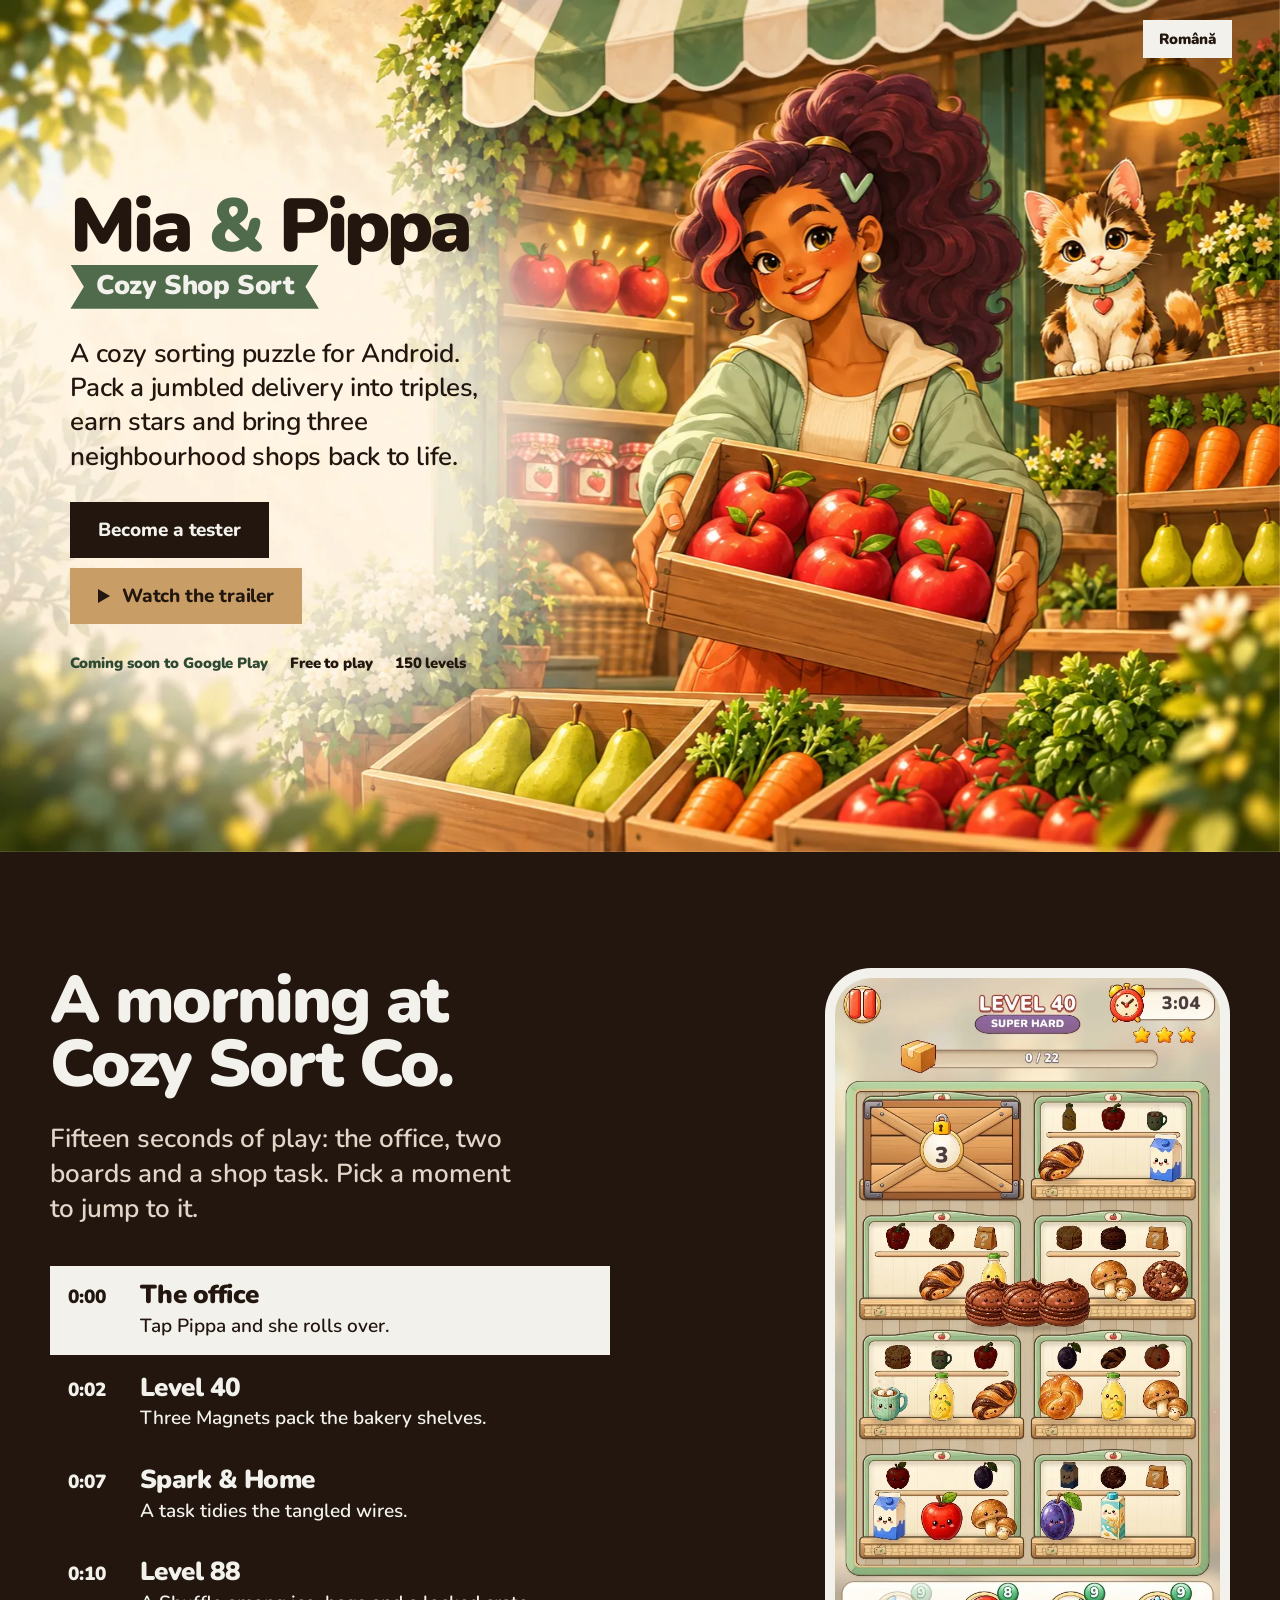
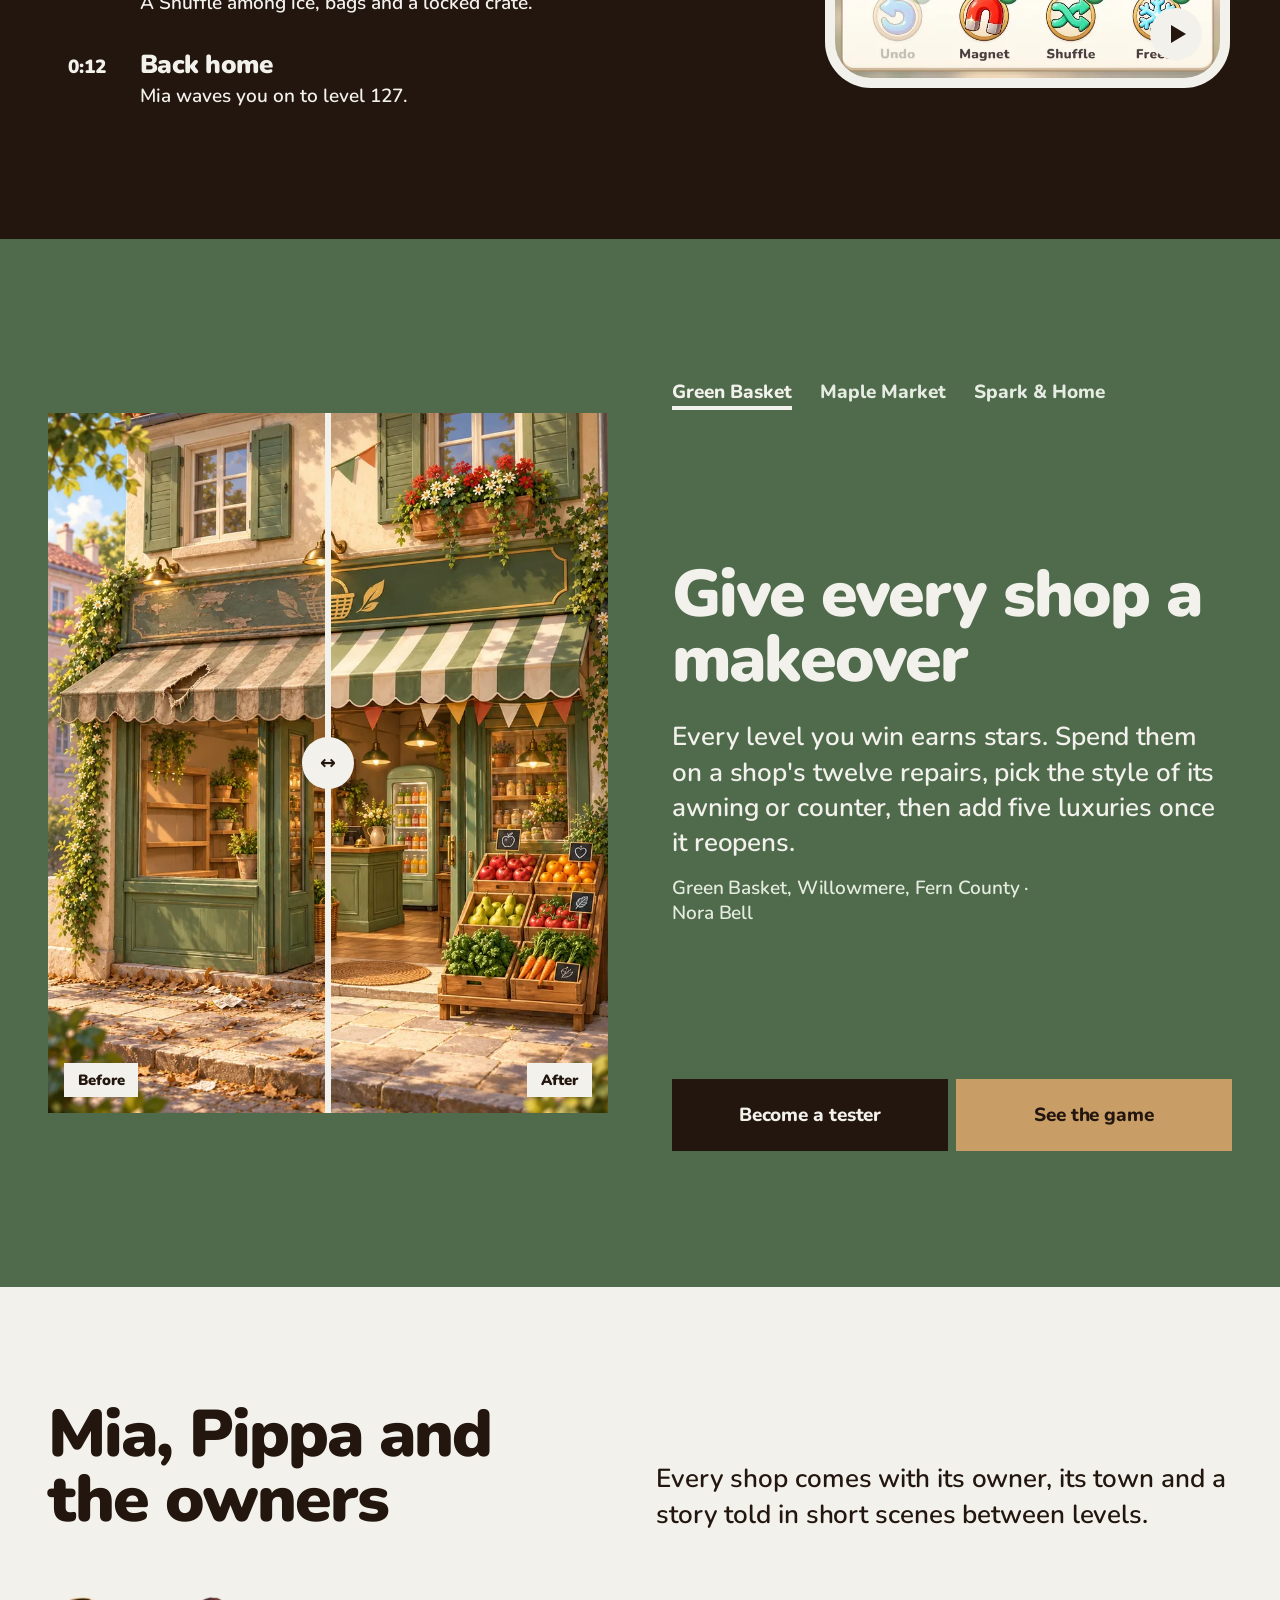
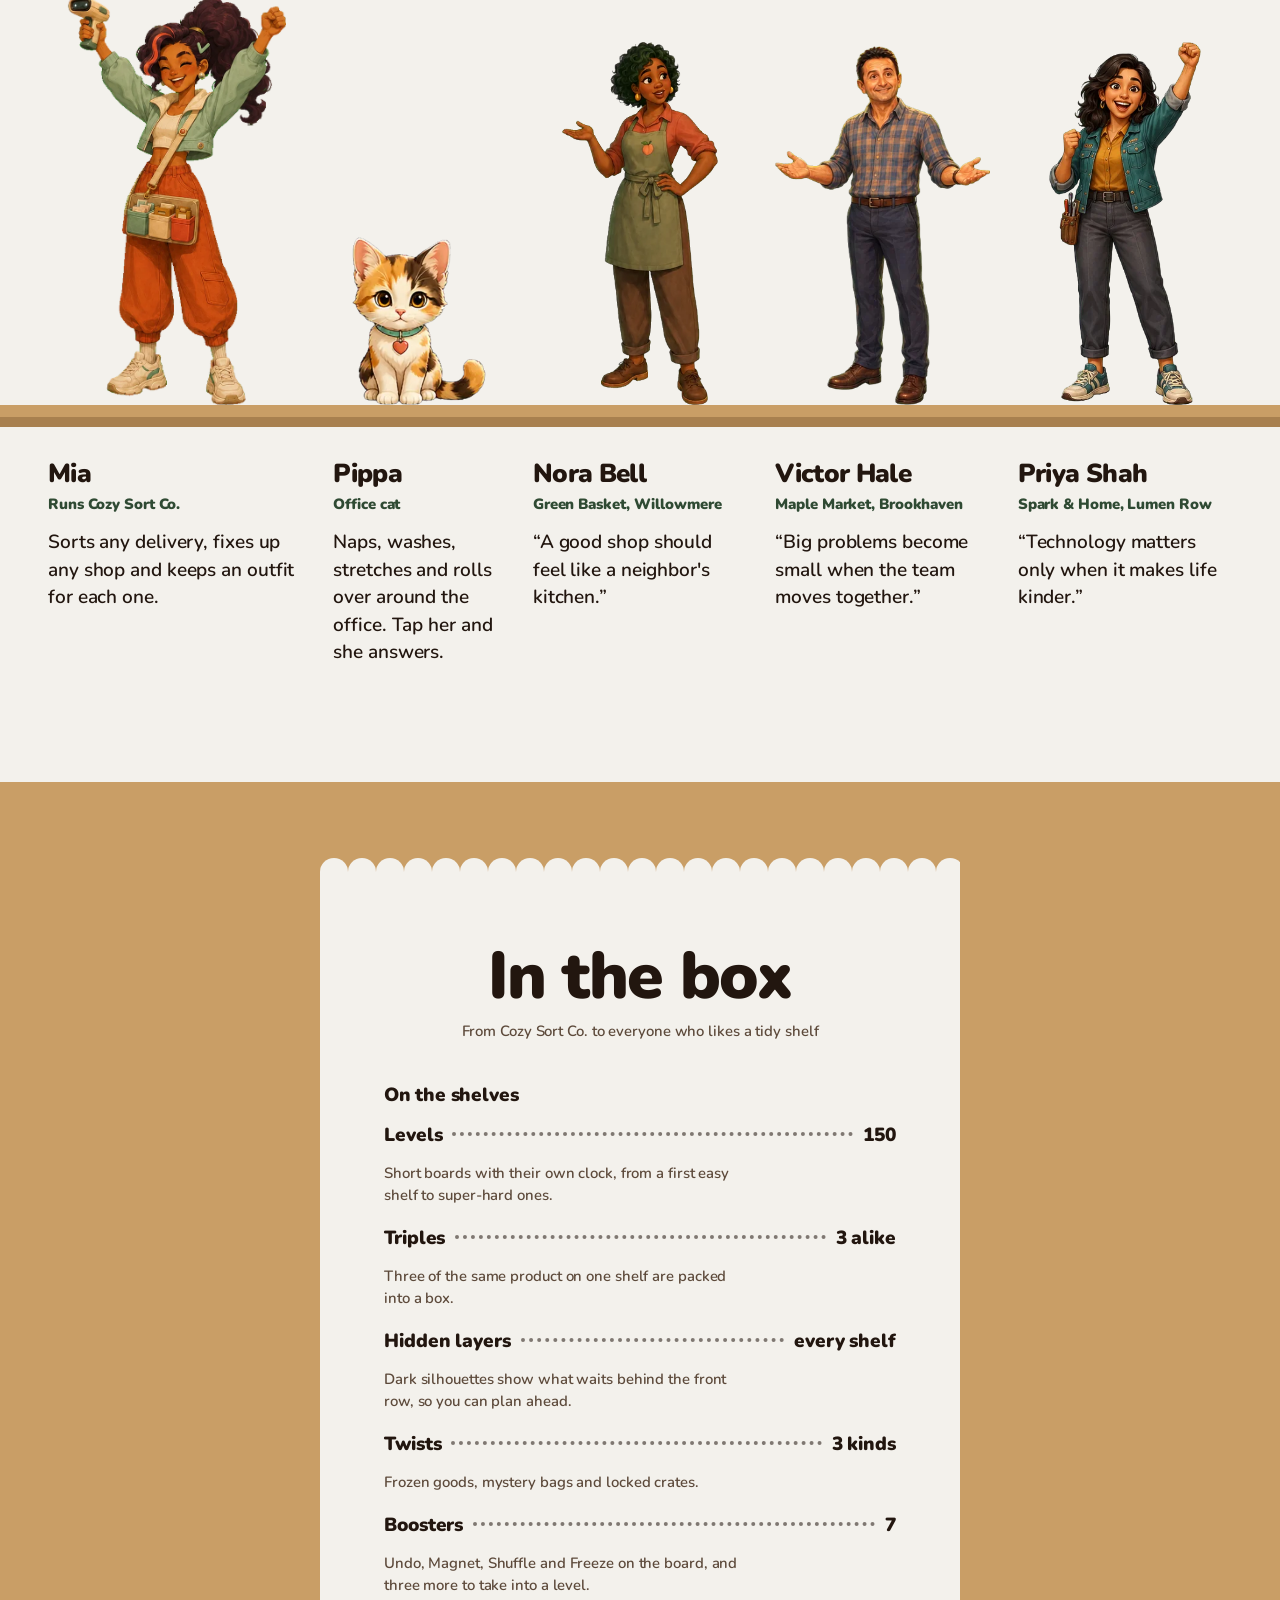
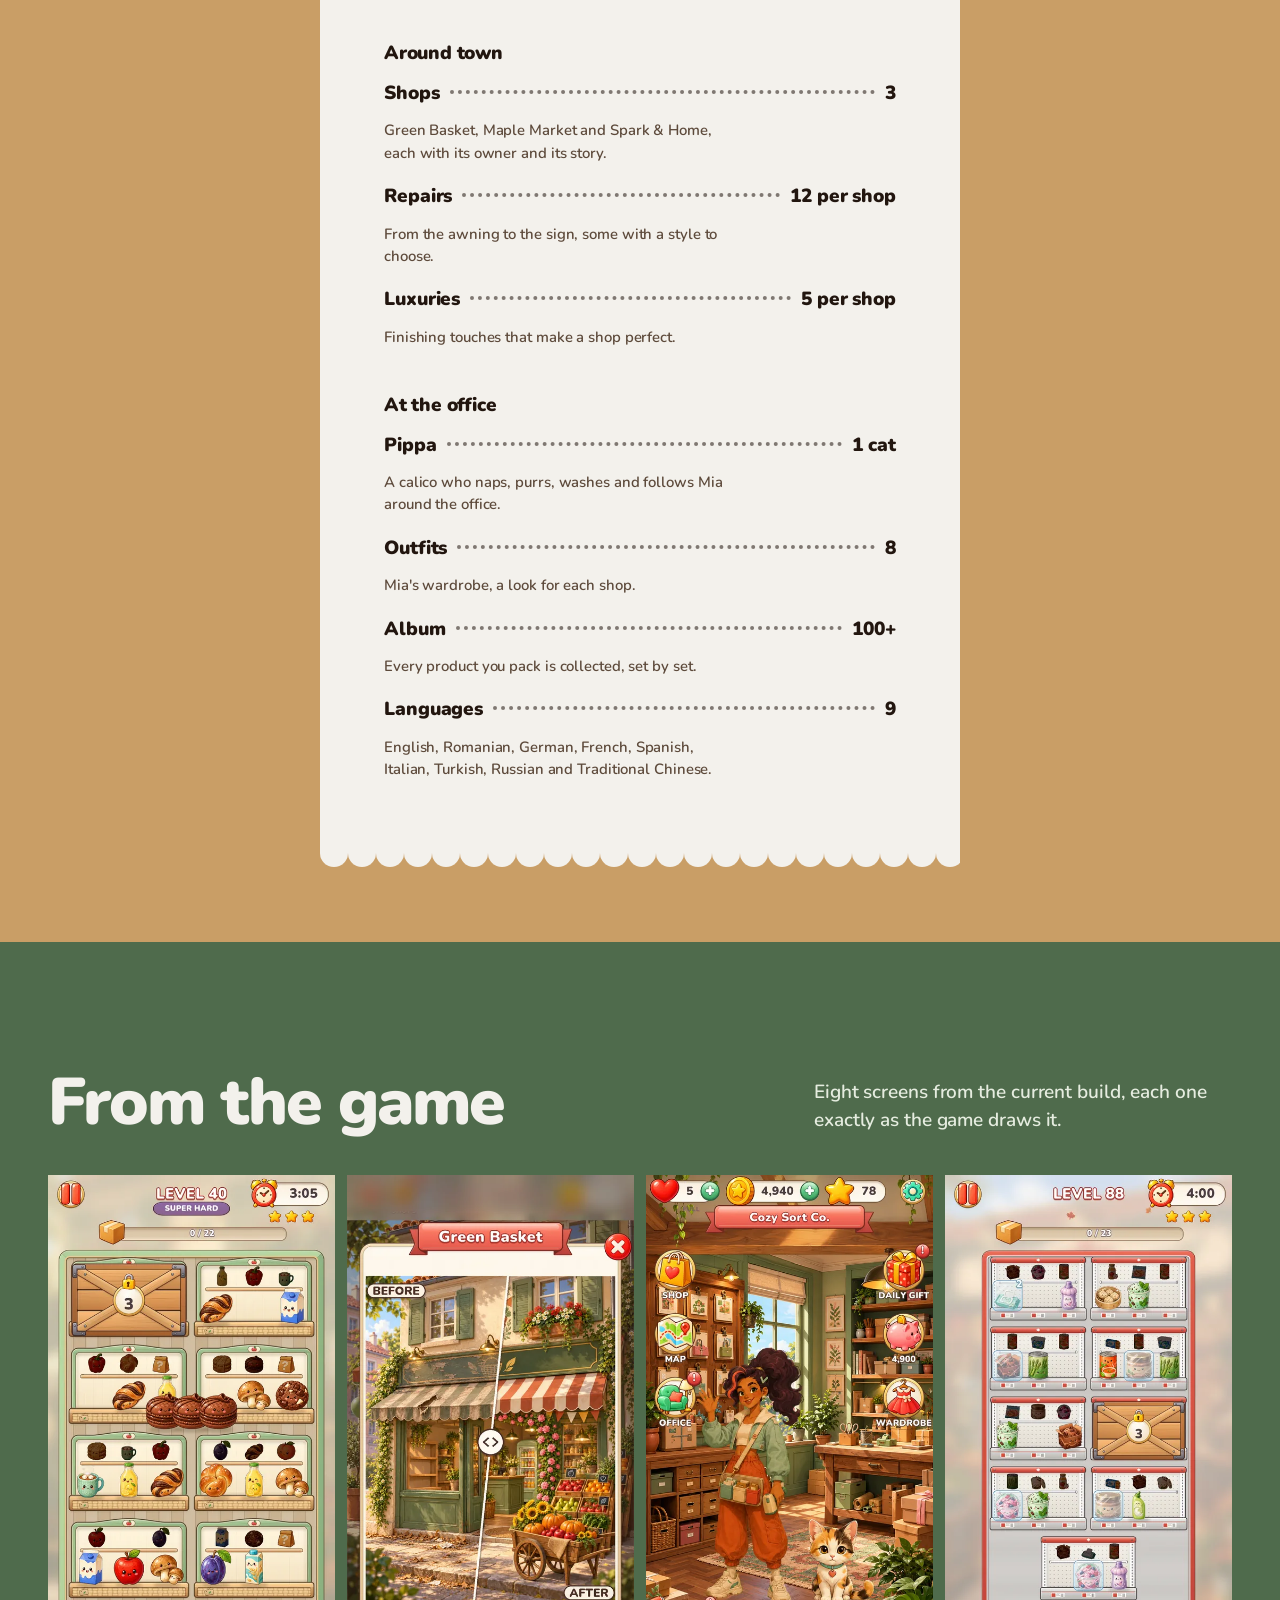
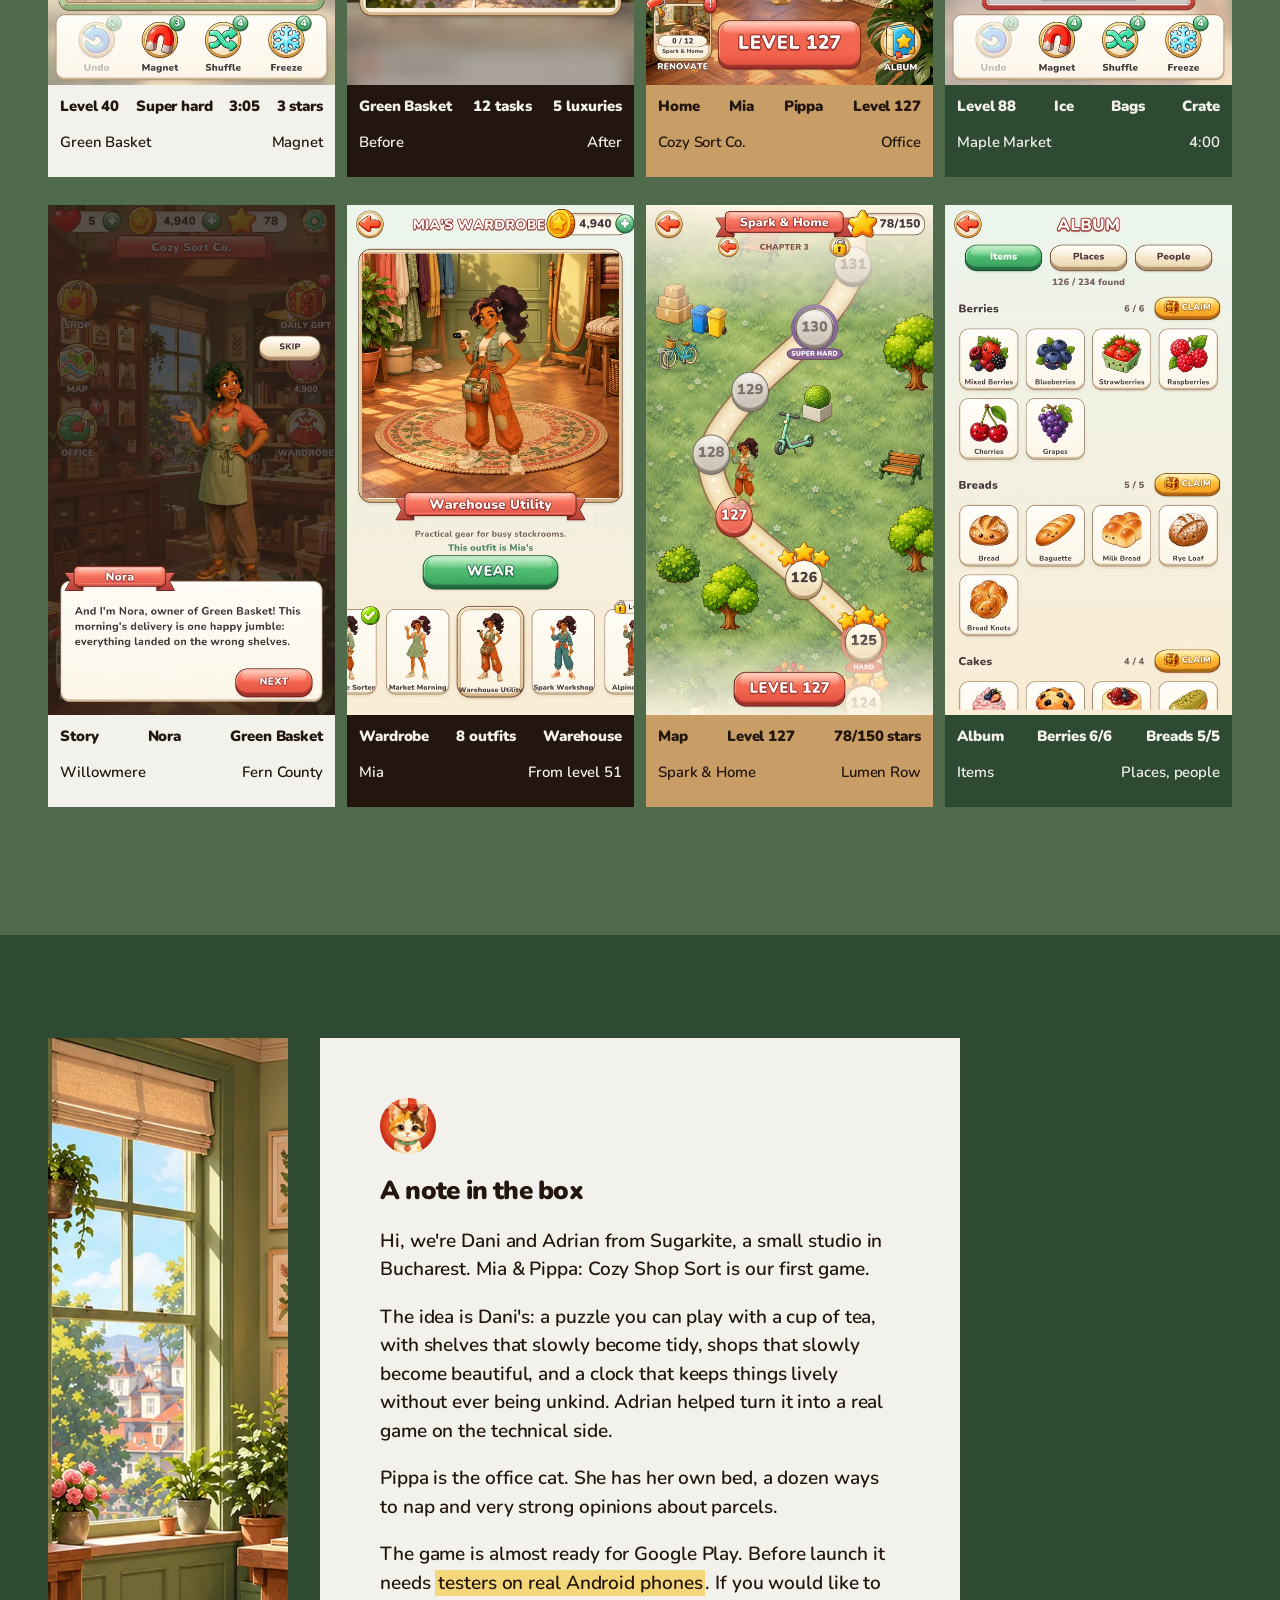
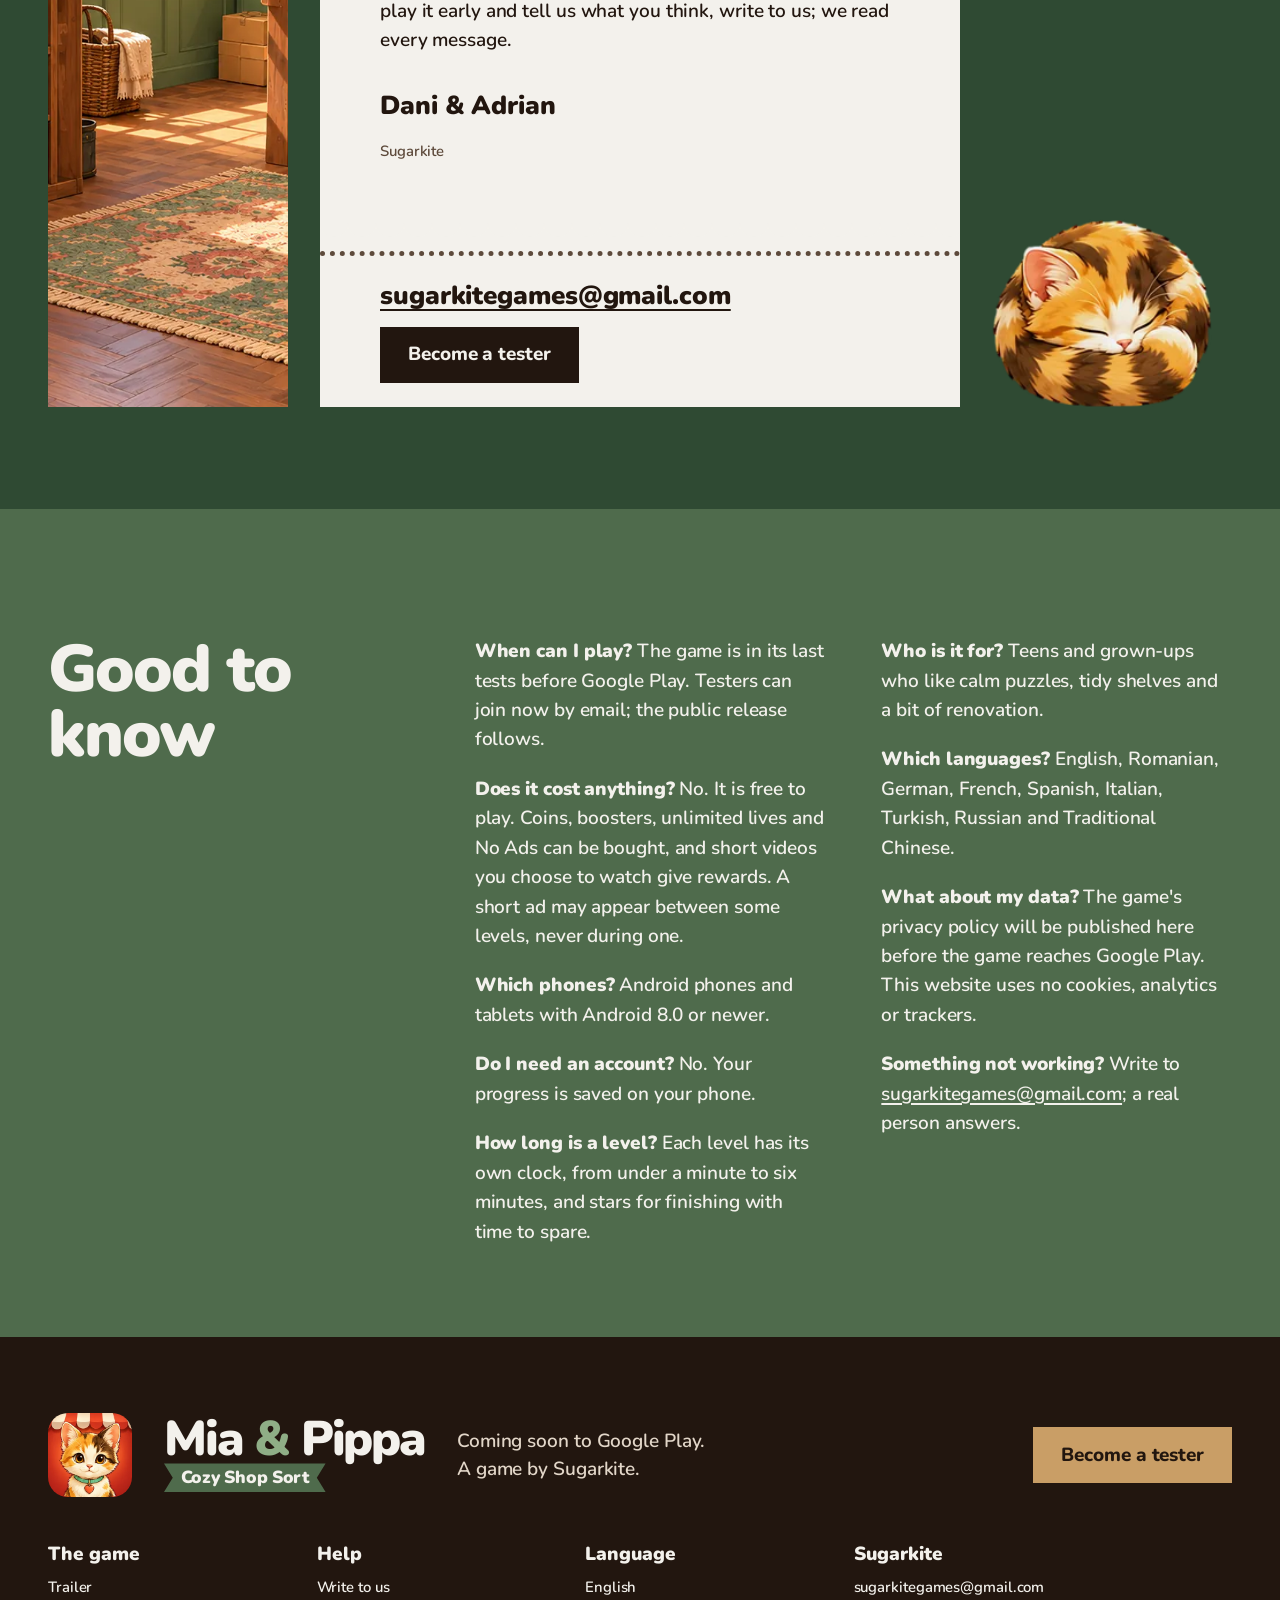
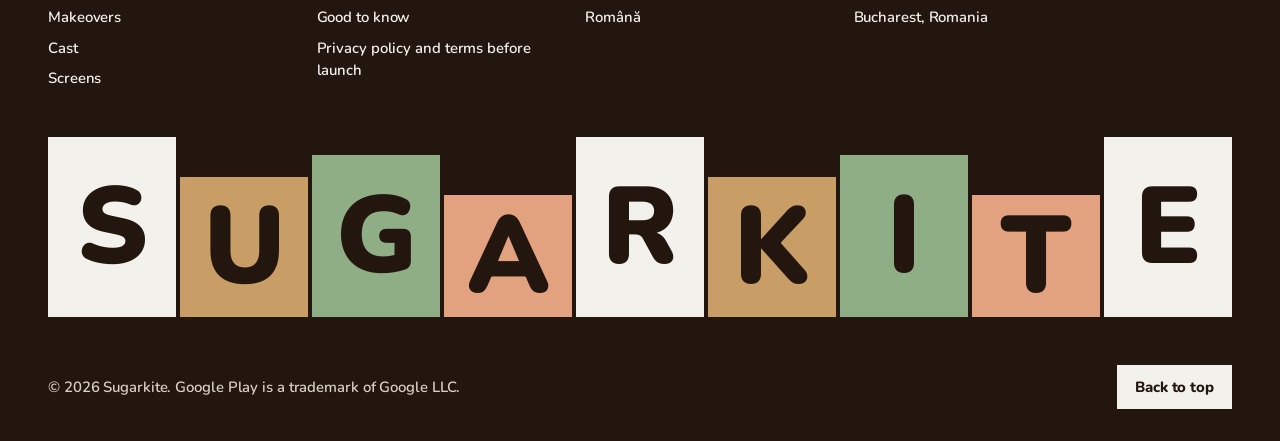
<file: index.html>
<!doctype html>
<html lang="en">
<head>
<meta charset="utf-8">
<meta name="viewport" content="width=device-width, initial-scale=1">
<title>Mia &amp; Pippa: Cozy Shop Sort — a cozy sorting puzzle by Sugarkite</title>
<meta name="description" content="Sort a jumbled delivery into triples and bring small neighbourhood shops back to life with Mia and her calico cat Pippa. A cozy sorting puzzle for Android by Sugarkite.">
<meta name="theme-color" content="#4f6b4c">
<meta property="og:title" content="Mia &amp; Pippa: Cozy Shop Sort">
<meta property="og:description" content="A cozy sorting puzzle for Android by Sugarkite. Coming soon to Google Play.">
<meta property="og:type" content="website">
<meta property="og:site_name" content="Sugarkite">
<meta property="og:url" content="https://sugarkite.com/">
<meta property="og:locale" content="en_US">
<meta property="og:locale:alternate" content="ro_RO">
<meta property="og:image" content="https://sugarkite.com/img/share.jpg">
<meta property="og:image:type" content="image/jpeg">
<meta property="og:image:width" content="1200">
<meta property="og:image:height" content="630">
<meta property="og:image:alt" content="Mia holds a crate of apples at the Green Basket while her calico cat Pippa watches from a shelf">
<meta name="twitter:card" content="summary_large_image">
<link rel="icon" href="img/favicon-48.png" type="image/png">
<link rel="apple-touch-icon" href="img/apple-touch-icon.png">
<link rel="preload" href="fonts/nunito-black.woff2" as="font" type="font/woff2" crossorigin>
<link rel="stylesheet" href="home.css">
<link rel="canonical" href="https://sugarkite.com/">
<link rel="alternate" hreflang="en" href="https://sugarkite.com/">
<link rel="alternate" hreflang="ro" href="https://sugarkite.com/ro/">
<link rel="alternate" hreflang="x-default" href="https://sugarkite.com/">
<script>document.documentElement.classList.add("js");</script>
</head>
<body>
<a class="skip-link" href="#main">Skip to content</a>

<nav class="bar" aria-label="Main">
  <a class="bar-logo" href="#main"><img src="img/icon-192.png" width="40" height="40" alt=""><span>Mia <span class="amp">&amp;</span> Pippa</span></a>
  <ul class="bar-links">
    <li><a href="#trailer-title">Trailer</a></li>
    <li><a href="#reno-title">Shops</a></li>
    <li><a href="#cast-title">Cast</a></li>
    <li><a href="#screens-title">Screens</a></li>
    <li><a href="ro/index.html" hreflang="ro" lang="ro">Română</a></li>
  </ul>
  <a class="btn bar-cta" href="mailto:sugarkitegames@gmail.com?subject=Tester%20for%20Mia%20%26%20Pippa">Become a tester</a>
</nav>

<main id="main">
  <header class="hero">
    <picture class="hero-art"><source media="(min-width: 1101px)" srcset="img/key-hero.webp"><img src="img/key.webp" width="1536" height="1024" fetchpriority="high" alt="Mia holds out a crate of red apples at Green Basket while Pippa the calico cat sits on a shelf of carrots"></picture>
    <div class="hero-copy">
      <h1 class="logo" id="title"><span class="logo-name"><span class="w">Mia</span> <span class="w amp">&amp;</span> <span class="w">Pippa</span></span> <span class="logo-sub">Cozy Shop Sort</span></h1>
      <p class="hero-lead">A cozy sorting puzzle for Android. Pack a jumbled delivery into triples, earn stars and bring three neighbourhood shops back to life.</p>
      <div class="hero-actions">
        <a class="btn" href="mailto:sugarkitegames@gmail.com?subject=Tester%20for%20Mia%20%26%20Pippa&amp;body=Hi!%20I%E2%80%99d%20like%20to%20test%20Mia%20%26%20Pippa%3A%20Cozy%20Shop%20Sort%20before%20launch.%0A%0AThe%20Google%20account%20email%20I%20use%20on%20my%20Android%20phone%3A%20%0AMy%20phone%3A%20">Become a tester</a>
        <a class="btn quiet" href="#trailer-title"><span class="tri" aria-hidden="true"></span>Watch the trailer</a>
      </div>
      <p class="hero-facts"><span>Coming soon to Google Play</span><span>Free to play</span><span>150 levels</span></p>
    </div>
    <a class="hero-lang" href="ro/index.html" hreflang="ro" lang="ro">Română</a>
  </header>

  <section class="trailer-ground" aria-labelledby="trailer-title">
    <div class="trailer">
      <div class="trailer-head" data-rise>
        <h2 id="trailer-title">A morning at Cozy Sort Co.</h2>
        <p class="trailer-lead">Fifteen seconds of play: the office, two boards and a shop task. Pick a moment to jump to it.</p>
      </div>
      <ol class="chapters" data-rise>
        <li><button type="button" data-t="0"><span class="t">0:00</span><span class="c"><strong>The office</strong>Tap Pippa and she rolls over.</span></button></li>
        <li><button type="button" data-t="2.5"><span class="t">0:02</span><span class="c"><strong>Level 40</strong>Three Magnets pack the bakery shelves.</span></button></li>
        <li><button type="button" data-t="7"><span class="t">0:07</span><span class="c"><strong>Spark &amp; Home</strong>A task tidies the tangled wires.</span></button></li>
        <li><button type="button" data-t="10"><span class="t">0:10</span><span class="c"><strong>Level 88</strong>A Shuffle among ice, bags and a locked crate.</span></button></li>
        <li><button type="button" data-t="12.6"><span class="t">0:12</span><span class="c"><strong>Back home</strong>Mia waves you on to level 127.</span></button></li>
      </ol>
      <div class="screen">
        <video src="video/trailer.mp4" poster="video/trailer-poster.webp" width="720" height="1280" muted loop playsinline controls preload="metadata" aria-label="Gameplay trailer: Pippa at the office, level 40 with Magnets, a Spark &amp; Home task, level 88 with a Shuffle, and Home"></video>
        <button class="vid-toggle" type="button" data-play="Play the trailer" data-pause="Pause the trailer" aria-label="Play the trailer" hidden><span aria-hidden="true"></span></button>
      </div>
    </div>
  </section>

  <section class="section" aria-labelledby="reno-title">
    <div class="frame reno" data-reno>
      <div class="plate" style="--split:50%">
        <img class="after" src="img/shops/green_basket_after.webp" width="864" height="1080" loading="lazy" alt="Green Basket renovated: a striped green awning, flower boxes, crates of fruit and a bench">
        <img class="before" src="img/shops/green_basket_before.webp" width="864" height="1080" loading="lazy" alt="Green Basket before: a torn awning, empty shelves and broken crates on a leafy pavement">
        <span class="handle" aria-hidden="true"></span>
        <span class="tag b" aria-hidden="true">Before</span><span class="tag a" aria-hidden="true">After</span>
        <input type="range" min="0" max="100" value="50" aria-label="Before and after: drag to compare">
        <span class="knob" aria-hidden="true">&#8596;</span>
      </div>
      <div class="reno-text" data-rise>
        <div class="tabs" role="tablist" aria-label="Shops">
          <button role="tab" aria-selected="true" tabindex="0" data-shop="green_basket" data-where="Willowmere, Fern County · Nora Bell" data-alt-before="Green Basket before: a torn awning, empty shelves and broken crates on a leafy pavement" data-alt-after="Green Basket renovated: a striped green awning, flower boxes, crates of fruit and a bench">Green Basket</button>
          <button role="tab" aria-selected="false" tabindex="-1" data-shop="maple_market" data-where="Brookhaven, Maple District · Victor Hale" data-alt-before="Maple Market before: a worn shop floor, bare aisles and a battered sign" data-alt-after="Maple Market renovated: bright produce aisles, a maple-leaf sign, bunting and flowers">Maple Market</button>
          <button role="tab" aria-selected="false" tabindex="-1" data-shop="spark_home" data-where="Lumen Row, East Bellford · Priya Shah" data-alt-before="Spark &amp; Home before: an empty workshop with boxes on the floor" data-alt-after="Spark &amp; Home renovated: demo tables, shelves of gadgets, lights and balloons">Spark &amp; Home</button>
        </div>
        <div class="reno-copy">
          <h2 id="reno-title">Give every shop a makeover</h2>
          <p>Every level you win earns stars. Spend them on a shop's twelve repairs, pick the style of its awning or counter, then add five luxuries once it reopens.</p>
          <p class="where"><span data-shop-name>Green Basket</span>, <span data-shop-where>Willowmere, Fern County · Nora Bell</span></p>
        </div>
        <div class="cells">
          <a class="btn" href="mailto:sugarkitegames@gmail.com?subject=Tester%20for%20Mia%20%26%20Pippa">Become a tester</a>
          <a class="btn quiet" href="#screens-title">See the game</a>
        </div>
      </div>
    </div>
  </section>

  <section class="cast-ground" aria-labelledby="cast-title">
    <div class="frame">
      <div class="cast-head" data-rise>
        <h2 id="cast-title">Mia, Pippa and the owners</h2>
        <p>Every shop comes with its owner, its town and a story told in short scenes between levels.</p>
      </div>
      <ul class="cast">
        <li class="person mia">
          <div class="fig"><img src="img/cast/mia.webp" width="499" height="935" loading="lazy" alt="Mia cheering, a barcode scanner in one hand"></div>
          <h3>Mia</h3>
          <p class="role">Runs Cozy Sort Co.</p>
          <p>Sorts any delivery, fixes up any shop and keeps an outfit for each one.</p>
        </li>
        <li class="person pippa">
          <div class="fig"><button class="pippa-pet" type="button" aria-label="Say hello to Pippa"><span class="pippa-sprite" role="img" aria-label="Pippa the calico kitten with a mint collar, sitting and blinking"></span></button></div>
          <h3>Pippa</h3>
          <p class="role">Office cat</p>
          <p>Naps, washes, stretches and rolls over around the office. Tap her and she answers.</p>
        </li>
        <li class="person">
          <div class="fig"><img src="img/cast/nora.webp" width="252" height="586" loading="lazy" alt="Nora in a green apron, one hand on her hip"></div>
          <h3>Nora Bell</h3>
          <p class="role">Green Basket, Willowmere</p>
          <blockquote>A good shop should feel like a neighbor's kitchen.</blockquote>
        </li>
        <li class="person">
          <div class="fig"><img src="img/cast/victor.webp" width="330" height="554" loading="lazy" alt="Victor in a checked shirt, arms open in welcome"></div>
          <h3>Victor Hale</h3>
          <p class="role">Maple Market, Brookhaven</p>
          <blockquote>Big problems become small when the team moves together.</blockquote>
        </li>
        <li class="person">
          <div class="fig"><img src="img/cast/priya.webp" width="250" height="595" loading="lazy" alt="Priya in a denim jacket with a tool pouch, punching the air"></div>
          <h3>Priya Shah</h3>
          <p class="role">Spark &amp; Home, Lumen Row</p>
          <blockquote>Technology matters only when it makes life kinder.</blockquote>
        </li>
      </ul>
    </div>
  </section>

  <section class="list-ground" aria-labelledby="list-title">
    <div class="packing" data-rise>
      <h2 id="list-title">In the box</h2>
      <p class="to">From Cozy Sort Co. to everyone who likes a tidy shelf</p>
      <div>
        <h3>On the shelves</h3>
        <dl>
          <div class="row"><dt>Levels</dt><span class="lead" aria-hidden="true"></span><span class="qty">150</span><dd>Short boards with their own clock, from a first easy shelf to super-hard ones.</dd></div>
          <div class="row"><dt>Triples</dt><span class="lead" aria-hidden="true"></span><span class="qty">3 alike</span><dd>Three of the same product on one shelf are packed into a box.</dd></div>
          <div class="row"><dt>Hidden layers</dt><span class="lead" aria-hidden="true"></span><span class="qty">every shelf</span><dd>Dark silhouettes show what waits behind the front row, so you can plan ahead.</dd></div>
          <div class="row"><dt>Twists</dt><span class="lead" aria-hidden="true"></span><span class="qty">3 kinds</span><dd>Frozen goods, mystery bags and locked crates.</dd></div>
          <div class="row"><dt>Boosters</dt><span class="lead" aria-hidden="true"></span><span class="qty">7</span><dd>Undo, Magnet, Shuffle and Freeze on the board, and three more to take into a level.</dd></div>
        </dl>
      </div>
      <div>
        <h3>Around town</h3>
        <dl>
          <div class="row"><dt>Shops</dt><span class="lead" aria-hidden="true"></span><span class="qty">3</span><dd>Green Basket, Maple Market and Spark &amp; Home, each with its owner and its story.</dd></div>
          <div class="row"><dt>Repairs</dt><span class="lead" aria-hidden="true"></span><span class="qty">12 per shop</span><dd>From the awning to the sign, some with a style to choose.</dd></div>
          <div class="row"><dt>Luxuries</dt><span class="lead" aria-hidden="true"></span><span class="qty">5 per shop</span><dd>Finishing touches that make a shop perfect.</dd></div>
        </dl>
      </div>
      <div>
        <h3>At the office</h3>
        <dl>
          <div class="row"><dt>Pippa</dt><span class="lead" aria-hidden="true"></span><span class="qty">1 cat</span><dd>A calico who naps, purrs, washes and follows Mia around the office.</dd></div>
          <div class="row"><dt>Outfits</dt><span class="lead" aria-hidden="true"></span><span class="qty">8</span><dd>Mia's wardrobe, a look for each shop.</dd></div>
          <div class="row"><dt>Album</dt><span class="lead" aria-hidden="true"></span><span class="qty">100+</span><dd>Every product you pack is collected, set by set.</dd></div>
          <div class="row"><dt>Languages</dt><span class="lead" aria-hidden="true"></span><span class="qty">9</span><dd>English, Romanian, German, French, Spanish, Italian, Turkish, Russian and Traditional Chinese.</dd></div>
        </dl>
      </div>
    </div>
  </section>

  <section class="section" aria-labelledby="screens-title">
    <div class="frame">
      <div class="parcels-head" data-rise>
        <h2 id="screens-title">From the game</h2>
        <p>Eight screens from the current build, each one exactly as the game draws it.</p>
      </div>
      <div class="parcels">
        <figure class="parcel"><img src="img/screens/en/1.webp" width="540" height="960" loading="lazy" alt="Wooden shop shelves full of baked goods while three chocolate macarons join into a triple"><figcaption class="label"><span class="r1"><span>Level 40</span><span>Super hard</span><span>3:05</span><span>3 stars</span></span><span class="r2"><span>Green Basket</span><span>Magnet</span></span></figcaption></figure>
        <figure class="parcel"><img src="img/screens/en/2.webp" width="540" height="960" loading="lazy" alt="Green Basket half worn and half renovated in the game's painting window"><figcaption class="label"><span class="r1"><span>Green Basket</span><span>12 tasks</span><span>5 luxuries</span></span><span class="r2"><span>Before</span><span>After</span></span></figcaption></figure>
        <figure class="parcel"><img src="img/screens/en/3.webp" width="540" height="960" loading="lazy" alt="Mia waves in the Cozy Sort Co. office while Pippa the calico cat sits on the rug"><figcaption class="label"><span class="r1"><span>Home</span><span>Mia</span><span>Pippa</span><span>Level 127</span></span><span class="r2"><span>Cozy Sort Co.</span><span>Office</span></span></figcaption></figure>
        <figure class="parcel"><img src="img/screens/en/4.webp" width="540" height="960" loading="lazy" alt="Metal store shelves with frozen products, mystery bags and a locked wooden crate"><figcaption class="label"><span class="r1"><span>Level 88</span><span>Ice</span><span>Bags</span><span>Crate</span></span><span class="r2"><span>Maple Market</span><span>4:00</span></span></figcaption></figure>
        <figure class="parcel"><img src="img/screens/en/5.webp" width="540" height="960" loading="lazy" alt="Nora, the owner of Green Basket, tells Mia about the morning's jumbled delivery"><figcaption class="label"><span class="r1"><span>Story</span><span>Nora</span><span>Green Basket</span></span><span class="r2"><span>Willowmere</span><span>Fern County</span></span></figcaption></figure>
        <figure class="parcel"><img src="img/screens/en/6.webp" width="540" height="960" loading="lazy" alt="Mia in a utility vest and cargo trousers in her wardrobe room, with more outfits below"><figcaption class="label"><span class="r1"><span>Wardrobe</span><span>8 outfits</span><span>Warehouse</span></span><span class="r2"><span>Mia</span><span>From level 51</span></span></figcaption></figure>
        <figure class="parcel"><img src="img/screens/en/7.webp" width="540" height="960" loading="lazy" alt="A winding path of numbered levels through a park, with stars on the finished ones"><figcaption class="label"><span class="r1"><span>Map</span><span>Level 127</span><span>78/150 stars</span></span><span class="r2"><span>Spark &amp; Home</span><span>Lumen Row</span></span></figcaption></figure>
        <figure class="parcel"><img src="img/screens/en/8.webp" width="540" height="960" loading="lazy" alt="A collection album with berries and breads, each set complete and ready to claim"><figcaption class="label"><span class="r1"><span>Album</span><span>Berries 6/6</span><span>Breads 5/5</span></span><span class="r2"><span>Items</span><span>Places, people</span></span></figcaption></figure>
      </div>
    </div>
  </section>

  <section class="letter-ground" aria-labelledby="letter-title">
    <div class="letter-grid">
      <div class="letter-key"><img src="img/room.webp" width="1080" height="1308" loading="lazy" alt="The Cozy Sort Co. office: wooden shelves of parcels and binders, plants and a sunny window"></div>
      <article class="letter" data-rise>
        <div class="letter-sheet">
          <img class="avatar" src="img/icon.webp" width="256" height="256" alt="">
          <h2 id="letter-title">A note in the box</h2>
          <p>Hi, we're Dani and Adrian from Sugarkite, a small studio in Bucharest. Mia &amp; Pippa: Cozy Shop Sort is our first game.</p>
          <p>The idea is Dani's: a puzzle you can play with a cup of tea, with shelves that slowly become tidy, shops that slowly become beautiful, and a clock that keeps things lively without ever being unkind. Adrian helped turn it into a real game on the technical side.</p>
          <p>Pippa is the office cat. She has her own bed, a dozen ways to nap and very strong opinions about parcels.</p>
          <p>The game is almost ready for Google Play. Before launch it needs <mark>testers on real Android phones</mark>. If you would like to play it early and tell us what you think, write to us; we read every message.</p>
          <p class="sign">Dani &amp; Adrian</p>
          <p class="role">Sugarkite</p>
        </div>
        <div class="stub">
          <a class="mail" href="mailto:sugarkitegames@gmail.com">sugarkitegames@gmail.com</a>
          <a class="btn" href="mailto:sugarkitegames@gmail.com?subject=Tester%20for%20Mia%20%26%20Pippa">Become a tester</a>
        </div>
      </article>
      <img class="letter-pippa" src="img/cast/pippa_sleep.webp" width="191" height="163" loading="lazy" alt="Pippa curled up asleep">
    </div>
  </section>

  <section class="section" aria-labelledby="know-title">
    <div class="frame know">
      <h2 id="know-title">Good to know</h2>
      <div class="answers">
        <p><strong>When can I play?</strong> The game is in its last tests before Google Play. Testers can join now by email; the public release follows.</p>
        <p><strong>Does it cost anything?</strong> No. It is free to play. Coins, boosters, unlimited lives and No Ads can be bought, and short videos you choose to watch give rewards. A short ad may appear between some levels, never during one.</p>
        <p><strong>Which phones?</strong> Android phones and tablets with Android 8.0 or newer.</p>
        <p><strong>Do I need an account?</strong> No. Your progress is saved on your phone.</p>
        <p><strong>How long is a level?</strong> Each level has its own clock, from under a minute to six minutes, and stars for finishing with time to spare.</p>
        <p><strong>Who is it for?</strong> Teens and grown-ups who like calm puzzles, tidy shelves and a bit of renovation.</p>
        <p><strong>Which languages?</strong> English, Romanian, German, French, Spanish, Italian, Turkish, Russian and Traditional Chinese.</p>
        <p><strong>What about my data?</strong> The game's privacy policy will be published here before the game reaches Google Play. This website uses no cookies, analytics or trackers.</p>
        <p><strong>Something not working?</strong> Write to <a href="mailto:sugarkitegames@gmail.com?subject=Support%20request">sugarkitegames@gmail.com</a>; a real person answers.</p>
      </div>
    </div>
  </section>
</main>

<footer class="foot" aria-labelledby="foot-title">
  <div class="frame">
    <div class="foot-game">
      <img class="foot-icon" src="img/icon.webp" width="256" height="256" loading="lazy" alt="">
      <p class="logo small"><span class="logo-name">Mia <span class="amp">&amp;</span> Pippa</span> <span class="logo-sub">Cozy Shop Sort</span></p>
      <p class="foot-tag">Coming soon to Google Play. A game by Sugarkite.</p>
      <a class="btn quiet" href="mailto:sugarkitegames@gmail.com?subject=Tester%20for%20Mia%20%26%20Pippa">Become a tester</a>
    </div>
    <div class="foot-cols">
      <div><h3>The game</h3><ul><li><a href="#trailer-title">Trailer</a></li><li><a href="#reno-title">Makeovers</a></li><li><a href="#cast-title">Cast</a></li><li><a href="#screens-title">Screens</a></li></ul></div>
      <div><h3>Help</h3><ul><li><a href="mailto:sugarkitegames@gmail.com?subject=Support%20request">Write to us</a></li><li><a href="#know-title">Good to know</a></li><li>Privacy policy and terms before launch</li></ul></div>
      <div><h3>Language</h3><ul><li><a href="index.html" aria-current="page">English</a></li><li><a href="ro/index.html" hreflang="ro" lang="ro">Română</a></li></ul></div>
      <div><h3>Sugarkite</h3><ul><li><a href="mailto:sugarkitegames@gmail.com">sugarkitegames@gmail.com</a></li><li>Bucharest, Romania</li></ul></div>
    </div>
    <h2 id="foot-title" class="mark" aria-label="Sugarkite"><span>S</span><span>U</span><span>G</span><span>A</span><span>R</span><span>K</span><span>I</span><span>T</span><span>E</span></h2>
    <div class="foot-last">
      <p>&copy; 2026 Sugarkite. Google Play is a trademark of Google LLC.</p>
      <a class="btn" href="#main">Back to top</a>
    </div>
  </div>
</footer>
<script src="home.js" defer></script>
</body>
</html>
</file>
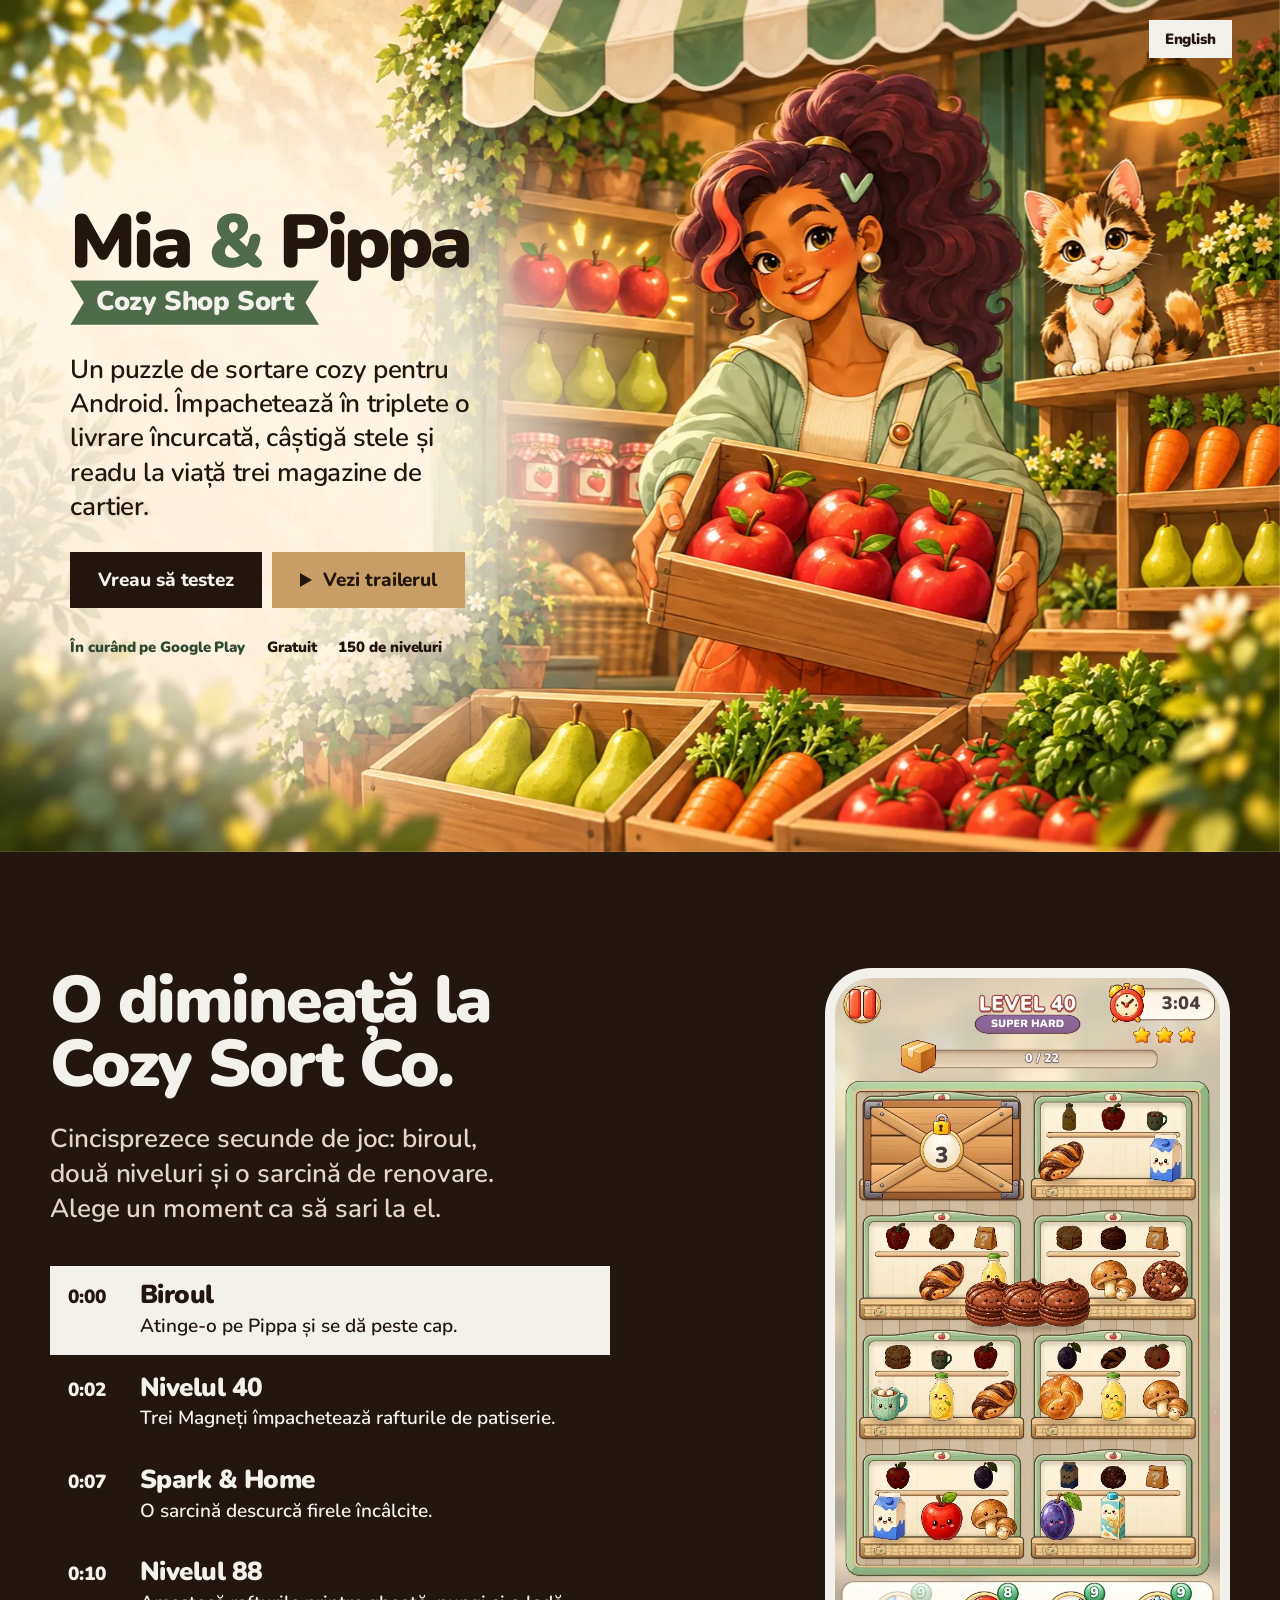
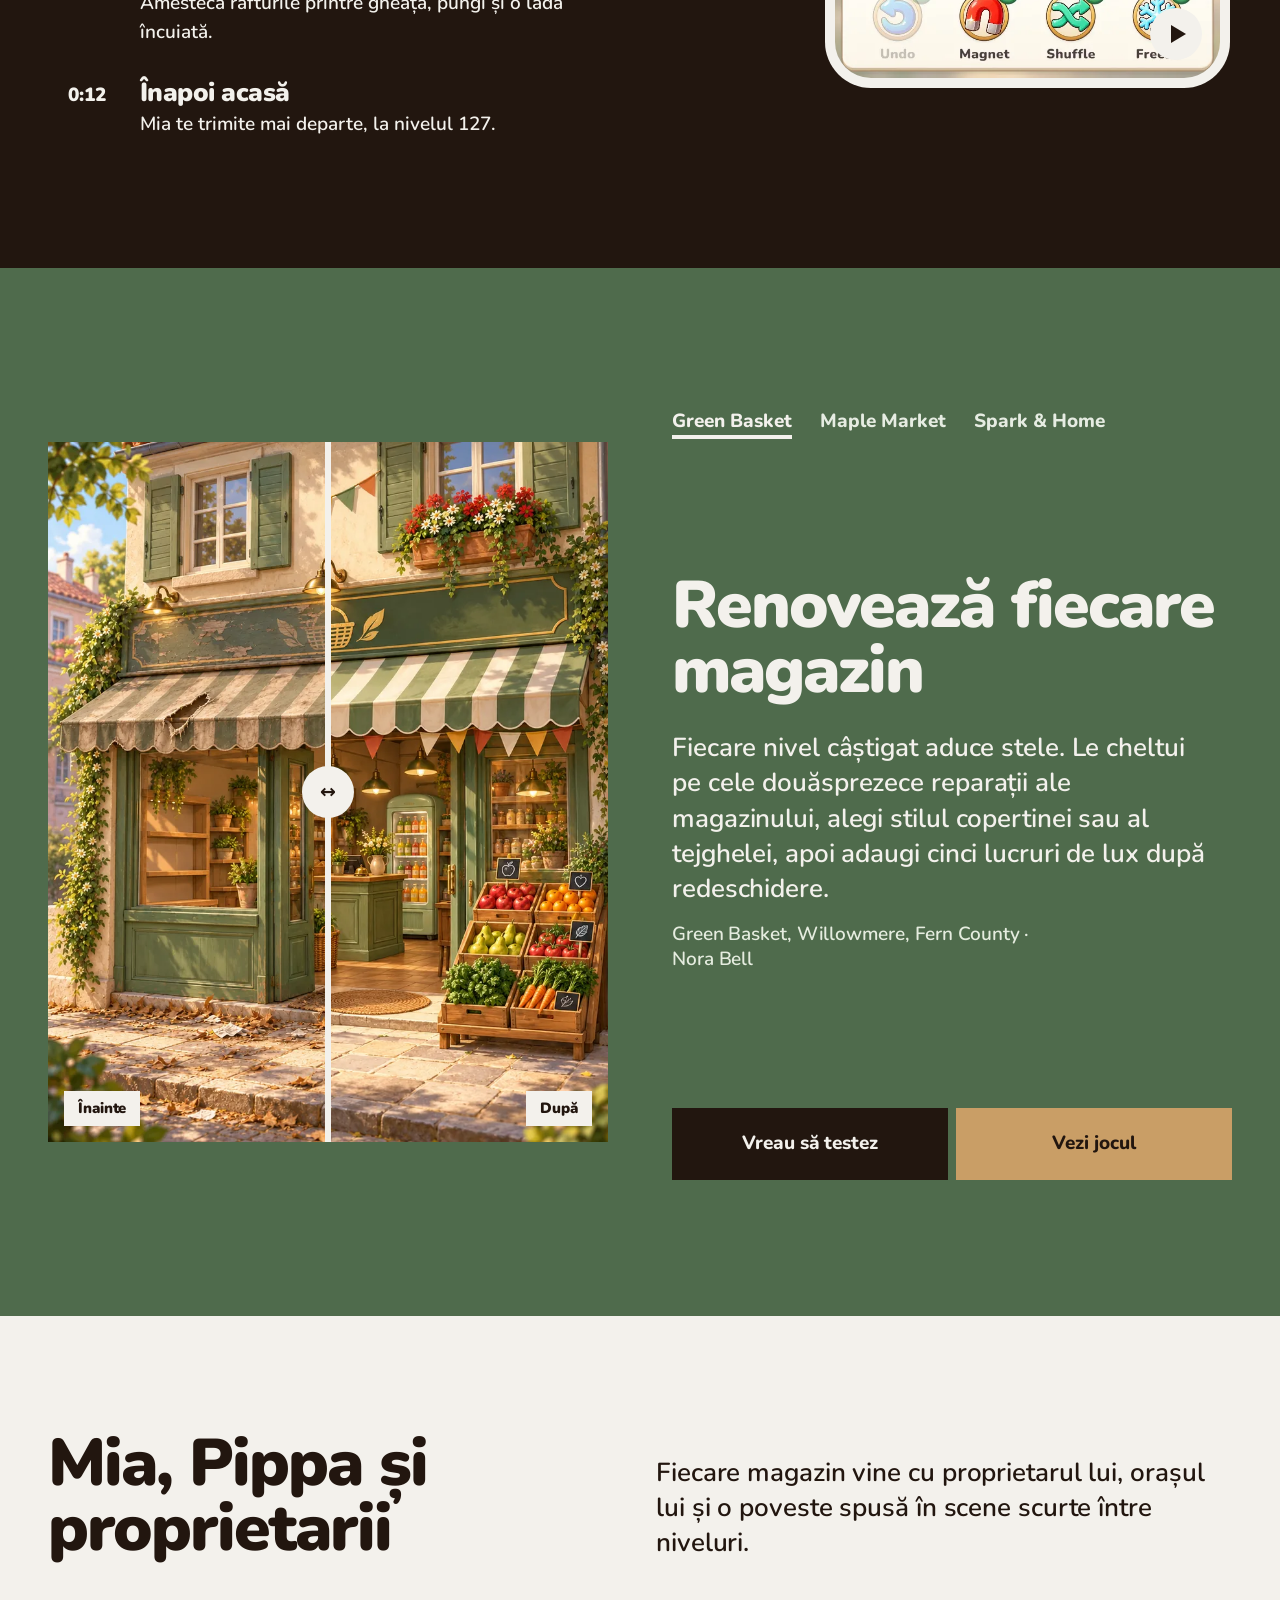
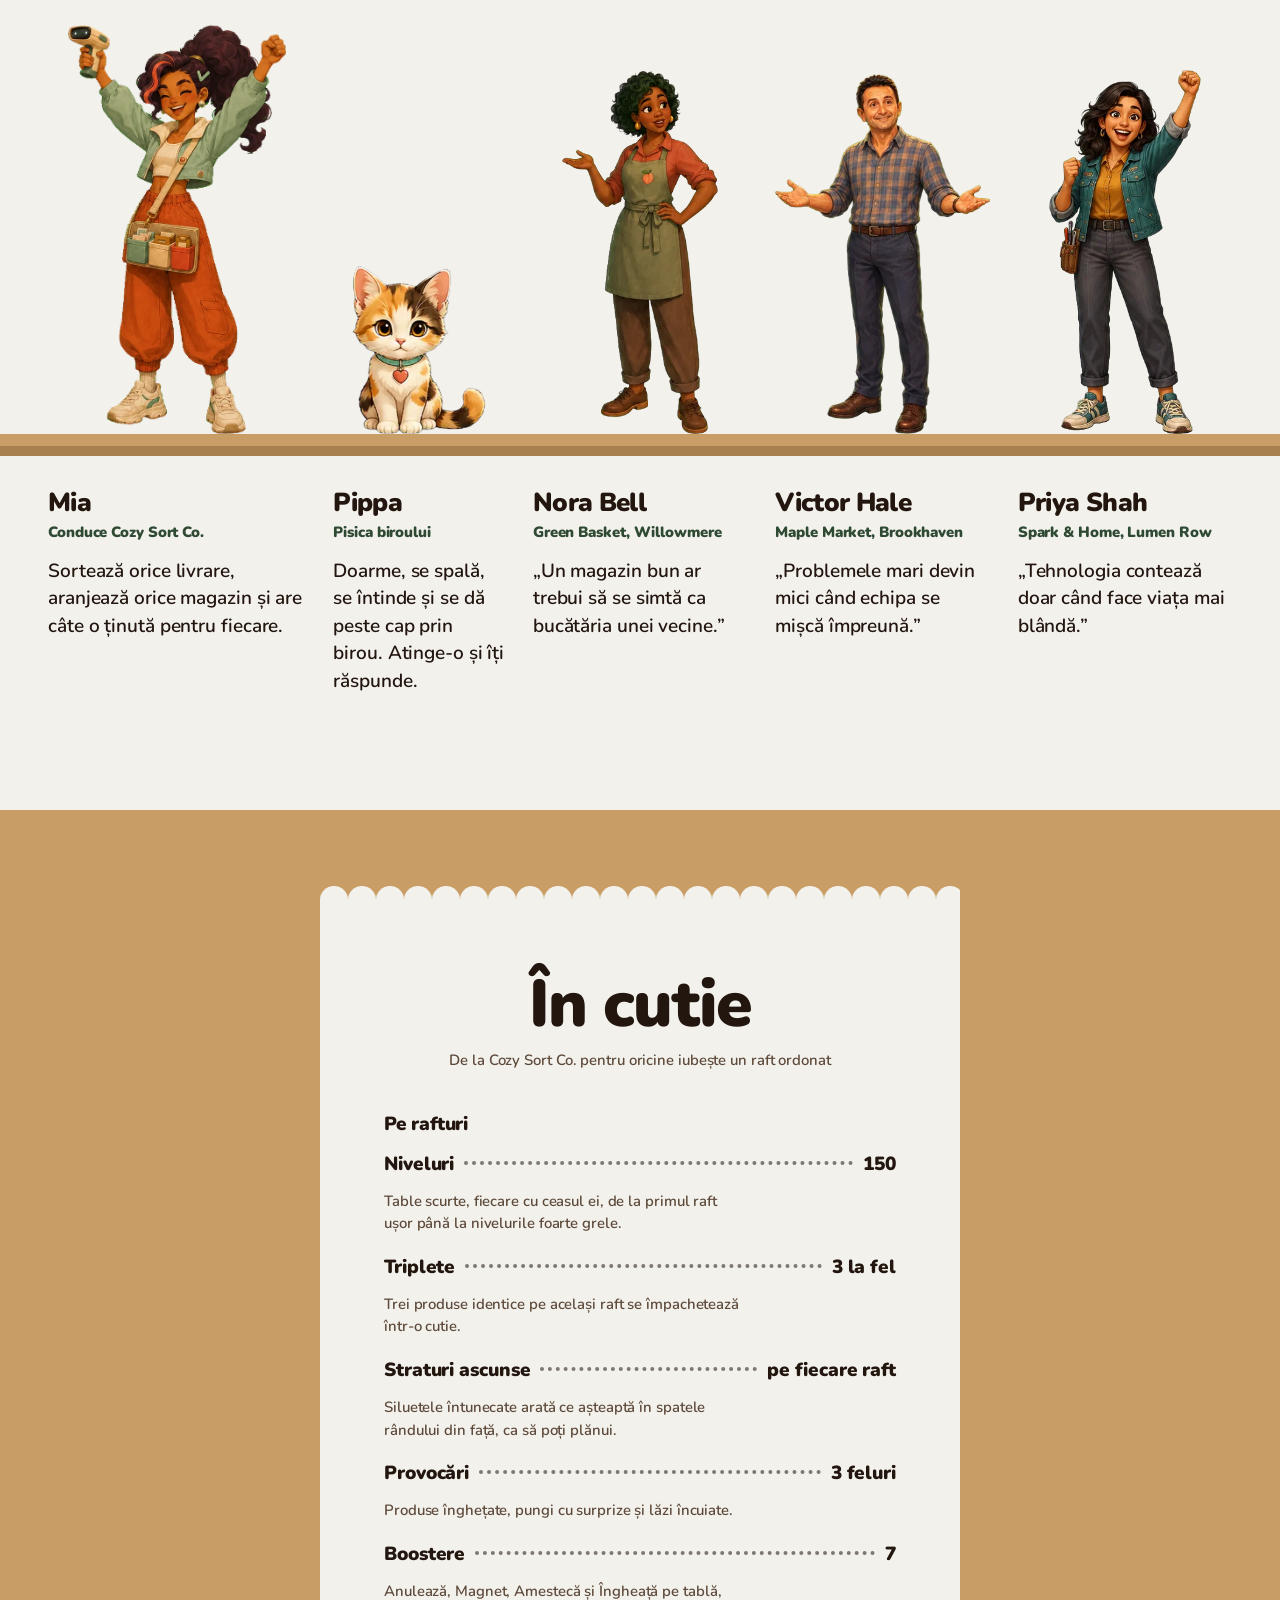
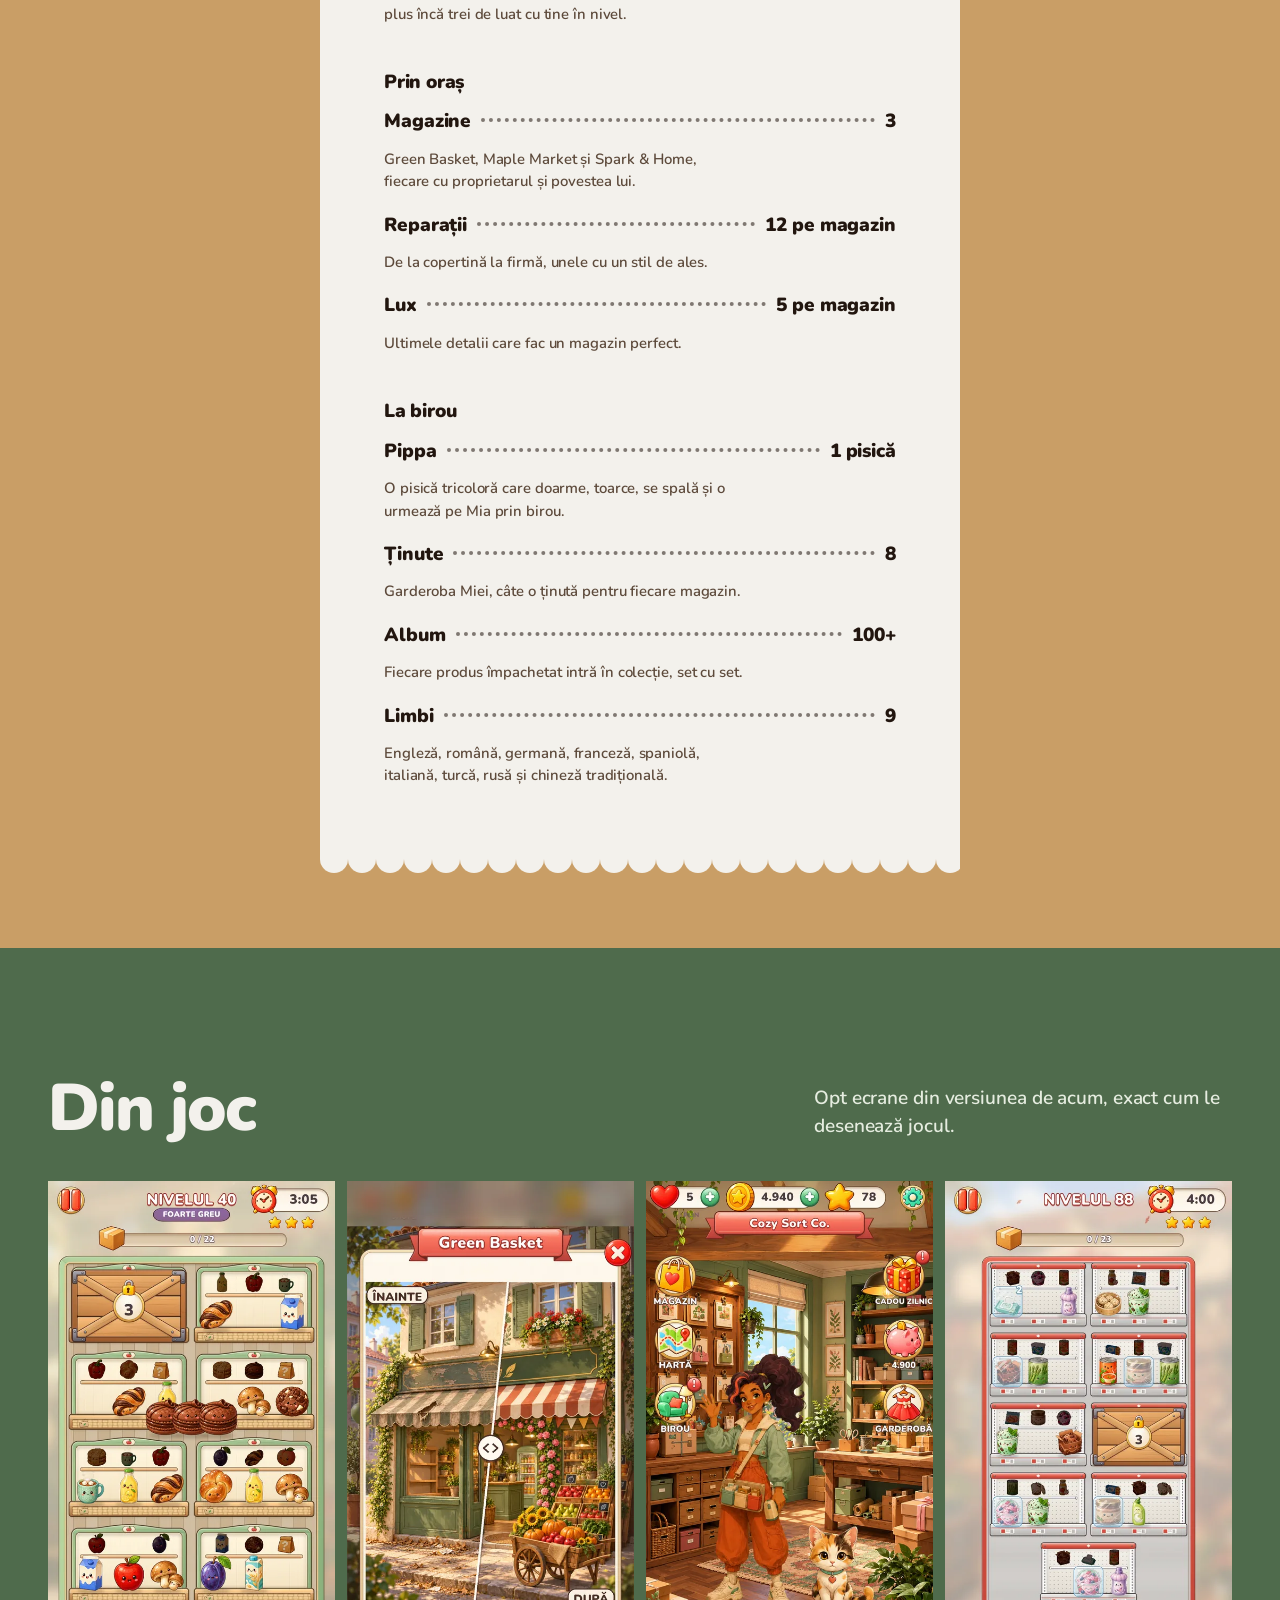
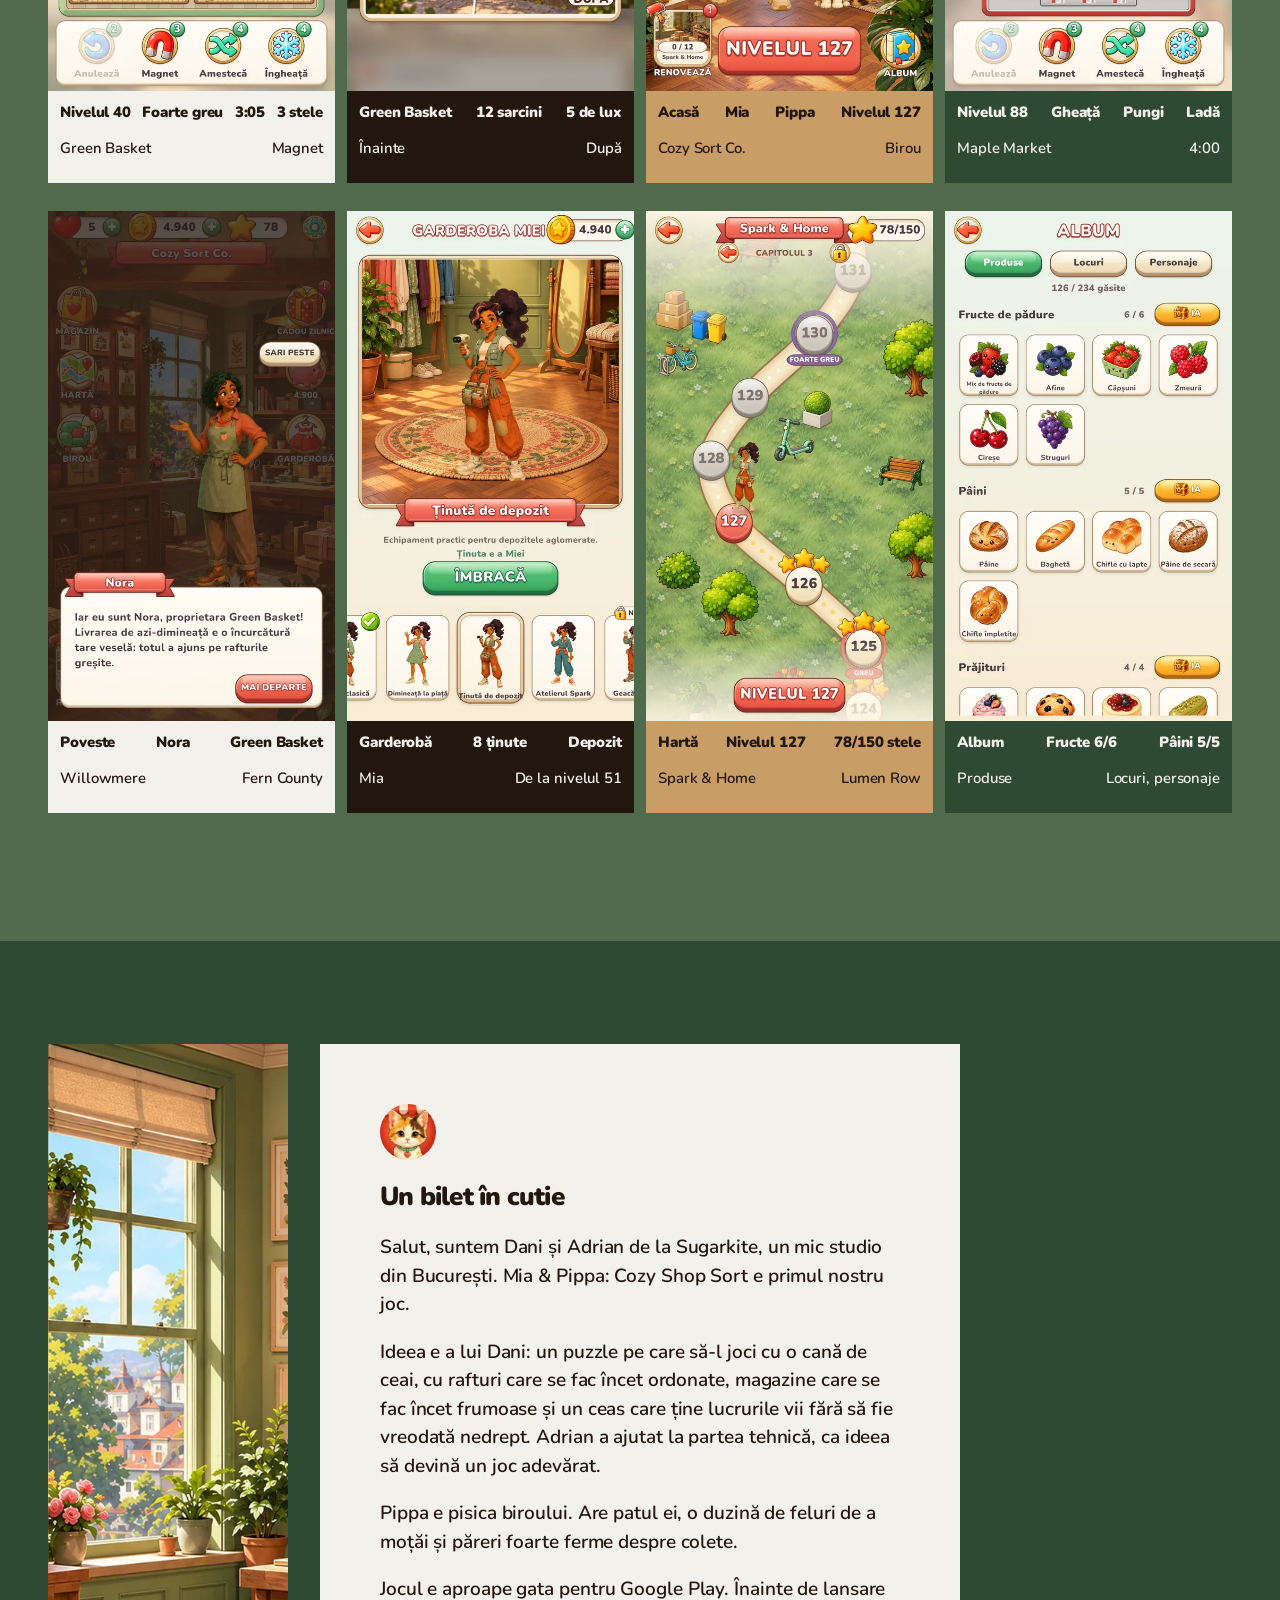
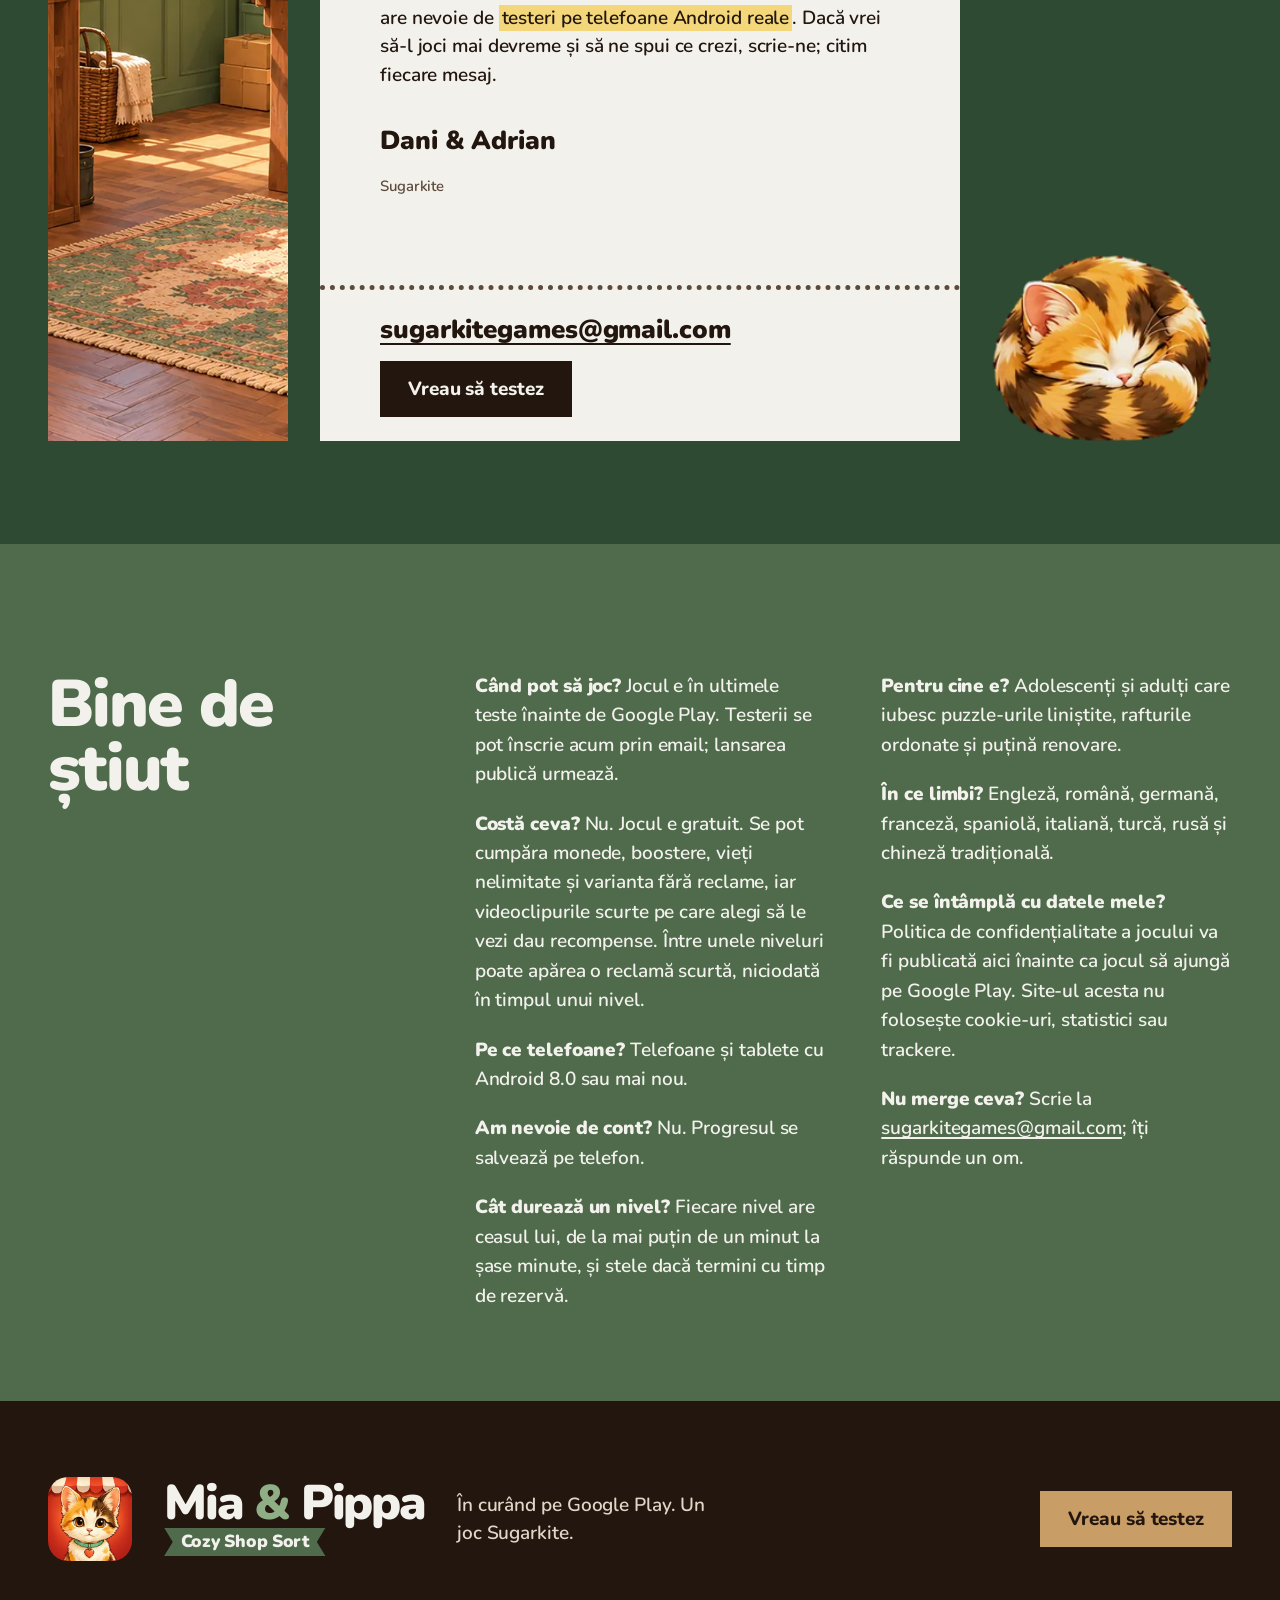
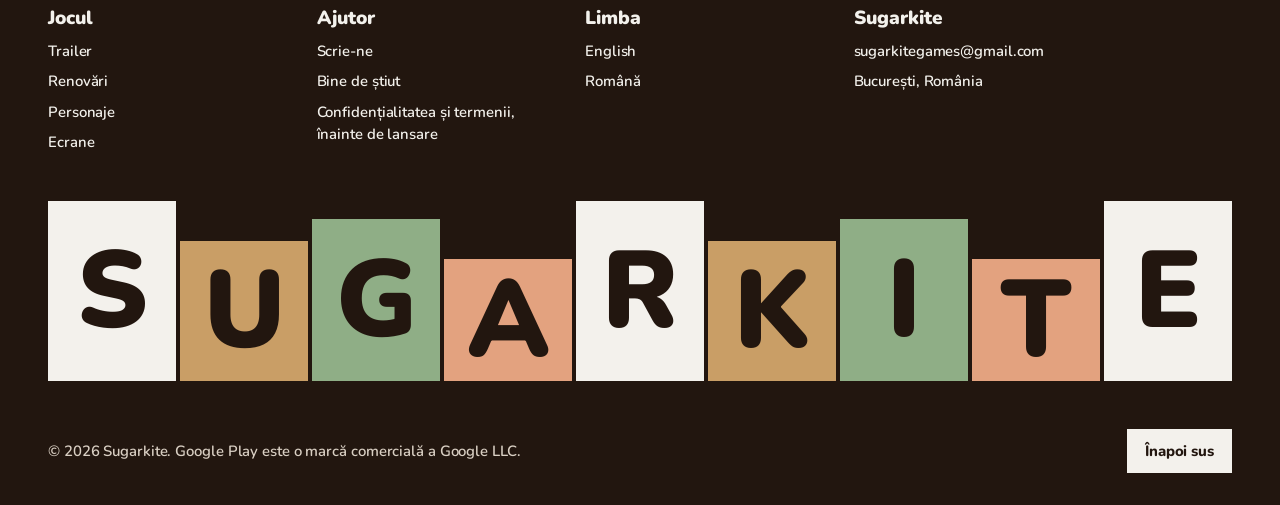
<file: ro/index.html>
<!doctype html>
<html lang="ro">
<head>
<meta charset="utf-8">
<meta name="viewport" content="width=device-width, initial-scale=1">
<title>Mia &amp; Pippa: Cozy Shop Sort — un puzzle de sortare cozy de la Sugarkite</title>
<meta name="description" content="Sortează o livrare încurcată în triplete și readu la viață magazinele mici de cartier, alături de Mia și pisica ei Pippa. Un puzzle de sortare cozy pentru Android, de la Sugarkite.">
<meta name="theme-color" content="#4f6b4c">
<meta property="og:title" content="Mia &amp; Pippa: Cozy Shop Sort">
<meta property="og:description" content="Un puzzle de sortare cozy pentru Android, de la Sugarkite. În curând pe Google Play.">
<meta property="og:type" content="website">
<meta property="og:site_name" content="Sugarkite">
<meta property="og:url" content="https://sugarkite.com/ro/">
<meta property="og:locale" content="ro_RO">
<meta property="og:locale:alternate" content="en_US">
<meta property="og:image" content="https://sugarkite.com/img/share.jpg">
<meta property="og:image:type" content="image/jpeg">
<meta property="og:image:width" content="1200">
<meta property="og:image:height" content="630">
<meta property="og:image:alt" content="Mia ține o ladă cu mere la Green Basket, iar pisica ei Pippa o privește de pe raft">
<meta name="twitter:card" content="summary_large_image">
<link rel="icon" href="../img/favicon-48.png" type="image/png">
<link rel="apple-touch-icon" href="../img/apple-touch-icon.png">
<link rel="preload" href="../fonts/nunito-black.woff2" as="font" type="font/woff2" crossorigin>
<link rel="stylesheet" href="../home.css">
<link rel="canonical" href="https://sugarkite.com/ro/">
<link rel="alternate" hreflang="en" href="https://sugarkite.com/">
<link rel="alternate" hreflang="ro" href="https://sugarkite.com/ro/">
<link rel="alternate" hreflang="x-default" href="https://sugarkite.com/">
<script>document.documentElement.classList.add("js");</script>
</head>
<body>
<a class="skip-link" href="#main">Sari la conținut</a>

<nav class="bar" aria-label="Principal">
  <a class="bar-logo" href="#main"><img src="../img/icon-192.png" width="40" height="40" alt=""><span>Mia <span class="amp">&amp;</span> Pippa</span></a>
  <ul class="bar-links">
    <li><a href="#trailer-title">Trailer</a></li>
    <li><a href="#reno-title">Magazine</a></li>
    <li><a href="#cast-title">Personaje</a></li>
    <li><a href="#screens-title">Ecrane</a></li>
    <li><a href="../index.html" hreflang="en" lang="en">English</a></li>
  </ul>
  <a class="btn bar-cta" href="mailto:sugarkitegames@gmail.com?subject=Tester%20pentru%20Mia%20%26%20Pippa">Vreau să testez</a>
</nav>

<main id="main">
  <header class="hero">
    <picture class="hero-art"><source media="(min-width: 1101px)" srcset="../img/key-hero.webp"><img src="../img/key.webp" width="1536" height="1024" fetchpriority="high" alt="Mia ține o ladă cu mere roșii la Green Basket, iar pisica tricoloră Pippa stă pe un raft cu morcovi"></picture>
    <div class="hero-copy">
      <h1 class="logo" id="title"><span class="logo-name"><span class="w">Mia</span> <span class="w amp">&amp;</span> <span class="w">Pippa</span></span> <span class="logo-sub">Cozy Shop Sort</span></h1>
      <p class="hero-lead">Un puzzle de sortare cozy pentru Android. Împachetează în triplete o livrare încurcată, câștigă stele și readu la viață trei magazine de cartier.</p>
      <div class="hero-actions">
        <a class="btn" href="mailto:sugarkitegames@gmail.com?subject=Tester%20pentru%20Mia%20%26%20Pippa&amp;body=Salut!%20A%C8%99%20vrea%20s%C4%83%20testez%20Mia%20%26%20Pippa%3A%20Cozy%20Shop%20Sort%20%C3%AEnainte%20de%20lansare.%0A%0AAdresa%20contului%20Google%20de%20pe%20telefonul%20meu%20Android%3A%20%0ATelefonul%20meu%3A%20">Vreau să testez</a>
        <a class="btn quiet" href="#trailer-title"><span class="tri" aria-hidden="true"></span>Vezi trailerul</a>
      </div>
      <p class="hero-facts"><span>În curând pe Google Play</span><span>Gratuit</span><span>150 de niveluri</span></p>
    </div>
    <a class="hero-lang" href="../index.html" hreflang="en" lang="en">English</a>
  </header>

  <section class="trailer-ground" aria-labelledby="trailer-title">
    <div class="trailer">
      <div class="trailer-head" data-rise>
        <h2 id="trailer-title">O dimineață la Cozy Sort Co.</h2>
        <p class="trailer-lead">Cincisprezece secunde de joc: biroul, două niveluri și o sarcină de renovare. Alege un moment ca să sari la el.</p>
      </div>
      <ol class="chapters" data-rise>
        <li><button type="button" data-t="0"><span class="t">0:00</span><span class="c"><strong>Biroul</strong>Atinge-o pe Pippa și se dă peste cap.</span></button></li>
        <li><button type="button" data-t="2.5"><span class="t">0:02</span><span class="c"><strong>Nivelul 40</strong>Trei Magneți împachetează rafturile de patiserie.</span></button></li>
        <li><button type="button" data-t="7"><span class="t">0:07</span><span class="c"><strong>Spark &amp; Home</strong>O sarcină descurcă firele încâlcite.</span></button></li>
        <li><button type="button" data-t="10"><span class="t">0:10</span><span class="c"><strong>Nivelul 88</strong>Amestecă rafturile printre gheață, pungi și o ladă încuiată.</span></button></li>
        <li><button type="button" data-t="12.6"><span class="t">0:12</span><span class="c"><strong>Înapoi acasă</strong>Mia te trimite mai departe, la nivelul 127.</span></button></li>
      </ol>
      <div class="screen">
        <video src="../video/trailer.mp4" poster="../video/trailer-poster.webp" width="720" height="1280" muted loop playsinline controls preload="metadata" aria-label="Trailer de joc: Pippa în birou, nivelul 40 cu Magneți, o sarcină la Spark &amp; Home, nivelul 88 cu Amestecă și ecranul principal"></video>
        <button class="vid-toggle" type="button" data-play="Pornește trailerul" data-pause="Oprește trailerul" aria-label="Pornește trailerul" hidden><span aria-hidden="true"></span></button>
      </div>
    </div>
  </section>

  <section class="section" aria-labelledby="reno-title">
    <div class="frame reno" data-reno data-base="../">
      <div class="plate" style="--split:50%">
        <img class="after" src="../img/shops/green_basket_after.webp" width="864" height="1080" loading="lazy" alt="Green Basket renovat: o copertină verde în dungi, jardiniere cu flori, lăzi cu fructe și o bancă">
        <img class="before" src="../img/shops/green_basket_before.webp" width="864" height="1080" loading="lazy" alt="Green Basket înainte: o copertină ruptă, rafturi goale și lăzi stricate pe un trotuar plin de frunze">
        <span class="handle" aria-hidden="true"></span>
        <span class="tag b" aria-hidden="true">Înainte</span><span class="tag a" aria-hidden="true">După</span>
        <input type="range" min="0" max="100" value="50" aria-label="Înainte și după: trage ca să compari">
        <span class="knob" aria-hidden="true">&#8596;</span>
      </div>
      <div class="reno-text" data-rise>
        <div class="tabs" role="tablist" aria-label="Magazine">
          <button role="tab" aria-selected="true" tabindex="0" data-shop="green_basket" data-where="Willowmere, Fern County · Nora Bell" data-alt-before="Green Basket înainte: o copertină ruptă, rafturi goale și lăzi stricate pe un trotuar plin de frunze" data-alt-after="Green Basket renovat: o copertină verde în dungi, jardiniere cu flori, lăzi cu fructe și o bancă">Green Basket</button>
          <button role="tab" aria-selected="false" tabindex="-1" data-shop="maple_market" data-where="Brookhaven, Maple District · Victor Hale" data-alt-before="Maple Market înainte: o podea tocită, culoare goale și o firmă ponosită" data-alt-after="Maple Market renovat: culoare cu legume și fructe, o firmă cu frunză de arțar, ghirlande și flori">Maple Market</button>
          <button role="tab" aria-selected="false" tabindex="-1" data-shop="spark_home" data-where="Lumen Row, East Bellford · Priya Shah" data-alt-before="Spark &amp; Home înainte: un atelier gol, cu cutii pe jos" data-alt-after="Spark &amp; Home renovat: mese de demonstrație, rafturi cu gadgeturi, lumini și baloane">Spark &amp; Home</button>
        </div>
        <div class="reno-copy">
          <h2 id="reno-title">Renovează fiecare magazin</h2>
          <p>Fiecare nivel câștigat aduce stele. Le cheltui pe cele douăsprezece reparații ale magazinului, alegi stilul copertinei sau al tejghelei, apoi adaugi cinci lucruri de lux după redeschidere.</p>
          <p class="where"><span data-shop-name>Green Basket</span>, <span data-shop-where>Willowmere, Fern County · Nora Bell</span></p>
        </div>
        <div class="cells">
          <a class="btn" href="mailto:sugarkitegames@gmail.com?subject=Tester%20pentru%20Mia%20%26%20Pippa">Vreau să testez</a>
          <a class="btn quiet" href="#screens-title">Vezi jocul</a>
        </div>
      </div>
    </div>
  </section>

  <section class="cast-ground" aria-labelledby="cast-title">
    <div class="frame">
      <div class="cast-head" data-rise>
        <h2 id="cast-title">Mia, Pippa și proprietarii</h2>
        <p>Fiecare magazin vine cu proprietarul lui, orașul lui și o poveste spusă în scene scurte între niveluri.</p>
      </div>
      <ul class="cast">
        <li class="person mia">
          <div class="fig"><img src="../img/cast/mia.webp" width="499" height="935" loading="lazy" alt="Mia se bucură, cu un scaner de coduri de bare într-o mână"></div>
          <h3>Mia</h3>
          <p class="role">Conduce Cozy Sort Co.</p>
          <p>Sortează orice livrare, aranjează orice magazin și are câte o ținută pentru fiecare.</p>
        </li>
        <li class="person pippa">
          <div class="fig"><button class="pippa-pet" type="button" aria-label="Salut-o pe Pippa"><span class="pippa-sprite" role="img" aria-label="Pisicuța tricoloră Pippa, cu zgardă mentă, stă și clipește"></span></button></div>
          <h3>Pippa</h3>
          <p class="role">Pisica biroului</p>
          <p>Doarme, se spală, se întinde și se dă peste cap prin birou. Atinge-o și îți răspunde.</p>
        </li>
        <li class="person">
          <div class="fig"><img src="../img/cast/nora.webp" width="252" height="586" loading="lazy" alt="Nora, cu un șorț verde, cu o mână în șold"></div>
          <h3>Nora Bell</h3>
          <p class="role">Green Basket, Willowmere</p>
          <blockquote>Un magazin bun ar trebui să se simtă ca bucătăria unei vecine.</blockquote>
        </li>
        <li class="person">
          <div class="fig"><img src="../img/cast/victor.webp" width="330" height="554" loading="lazy" alt="Victor, în cămașă în carouri, cu brațele deschise a bun venit"></div>
          <h3>Victor Hale</h3>
          <p class="role">Maple Market, Brookhaven</p>
          <blockquote>Problemele mari devin mici când echipa se mișcă împreună.</blockquote>
        </li>
        <li class="person">
          <div class="fig"><img src="../img/cast/priya.webp" width="250" height="595" loading="lazy" alt="Priya, în geacă de blugi și cu o borsetă de scule, cu pumnul ridicat"></div>
          <h3>Priya Shah</h3>
          <p class="role">Spark &amp; Home, Lumen Row</p>
          <blockquote>Tehnologia contează doar când face viața mai blândă.</blockquote>
        </li>
      </ul>
    </div>
  </section>

  <section class="list-ground" aria-labelledby="list-title">
    <div class="packing" data-rise>
      <h2 id="list-title">În cutie</h2>
      <p class="to">De la Cozy Sort Co. pentru oricine iubește un raft ordonat</p>
      <div>
        <h3>Pe rafturi</h3>
        <dl>
          <div class="row"><dt>Niveluri</dt><span class="lead" aria-hidden="true"></span><span class="qty">150</span><dd>Table scurte, fiecare cu ceasul ei, de la primul raft ușor până la nivelurile foarte grele.</dd></div>
          <div class="row"><dt>Triplete</dt><span class="lead" aria-hidden="true"></span><span class="qty">3 la fel</span><dd>Trei produse identice pe același raft se împachetează într-o cutie.</dd></div>
          <div class="row"><dt>Straturi ascunse</dt><span class="lead" aria-hidden="true"></span><span class="qty">pe fiecare raft</span><dd>Siluetele întunecate arată ce așteaptă în spatele rândului din față, ca să poți plănui.</dd></div>
          <div class="row"><dt>Provocări</dt><span class="lead" aria-hidden="true"></span><span class="qty">3 feluri</span><dd>Produse înghețate, pungi cu surprize și lăzi încuiate.</dd></div>
          <div class="row"><dt>Boostere</dt><span class="lead" aria-hidden="true"></span><span class="qty">7</span><dd>Anulează, Magnet, Amestecă și Îngheață pe tablă, plus încă trei de luat cu tine în nivel.</dd></div>
        </dl>
      </div>
      <div>
        <h3>Prin oraș</h3>
        <dl>
          <div class="row"><dt>Magazine</dt><span class="lead" aria-hidden="true"></span><span class="qty">3</span><dd>Green Basket, Maple Market și Spark &amp; Home, fiecare cu proprietarul și povestea lui.</dd></div>
          <div class="row"><dt>Reparații</dt><span class="lead" aria-hidden="true"></span><span class="qty">12 pe magazin</span><dd>De la copertină la firmă, unele cu un stil de ales.</dd></div>
          <div class="row"><dt>Lux</dt><span class="lead" aria-hidden="true"></span><span class="qty">5 pe magazin</span><dd>Ultimele detalii care fac un magazin perfect.</dd></div>
        </dl>
      </div>
      <div>
        <h3>La birou</h3>
        <dl>
          <div class="row"><dt>Pippa</dt><span class="lead" aria-hidden="true"></span><span class="qty">1 pisică</span><dd>O pisică tricoloră care doarme, toarce, se spală și o urmează pe Mia prin birou.</dd></div>
          <div class="row"><dt>Ținute</dt><span class="lead" aria-hidden="true"></span><span class="qty">8</span><dd>Garderoba Miei, câte o ținută pentru fiecare magazin.</dd></div>
          <div class="row"><dt>Album</dt><span class="lead" aria-hidden="true"></span><span class="qty">100+</span><dd>Fiecare produs împachetat intră în colecție, set cu set.</dd></div>
          <div class="row"><dt>Limbi</dt><span class="lead" aria-hidden="true"></span><span class="qty">9</span><dd>Engleză, română, germană, franceză, spaniolă, italiană, turcă, rusă și chineză tradițională.</dd></div>
        </dl>
      </div>
    </div>
  </section>

  <section class="section" aria-labelledby="screens-title">
    <div class="frame">
      <div class="parcels-head" data-rise>
        <h2 id="screens-title">Din joc</h2>
        <p>Opt ecrane din versiunea de acum, exact cum le desenează jocul.</p>
      </div>
      <div class="parcels">
        <figure class="parcel"><img src="../img/screens/ro/1.webp" width="540" height="960" loading="lazy" alt="Rafturi de lemn pline de produse de patiserie, în timp ce trei macarons de ciocolată formează o tripletă"><figcaption class="label"><span class="r1"><span>Nivelul 40</span><span>Foarte greu</span><span>3:05</span><span>3 stele</span></span><span class="r2"><span>Green Basket</span><span>Magnet</span></span></figcaption></figure>
        <figure class="parcel"><img src="../img/screens/ro/2.webp" width="540" height="960" loading="lazy" alt="Green Basket, pe jumătate degradat și pe jumătate renovat, în fereastra tabloului din joc"><figcaption class="label"><span class="r1"><span>Green Basket</span><span>12 sarcini</span><span>5 de lux</span></span><span class="r2"><span>Înainte</span><span>După</span></span></figcaption></figure>
        <figure class="parcel"><img src="../img/screens/ro/3.webp" width="540" height="960" loading="lazy" alt="Mia face cu mâna în biroul Cozy Sort Co., iar pisica Pippa stă pe covor"><figcaption class="label"><span class="r1"><span>Acasă</span><span>Mia</span><span>Pippa</span><span>Nivelul 127</span></span><span class="r2"><span>Cozy Sort Co.</span><span>Birou</span></span></figcaption></figure>
        <figure class="parcel"><img src="../img/screens/ro/4.webp" width="540" height="960" loading="lazy" alt="Rafturi metalice cu produse înghețate, pungi cu surprize și o ladă de lemn încuiată"><figcaption class="label"><span class="r1"><span>Nivelul 88</span><span>Gheață</span><span>Pungi</span><span>Ladă</span></span><span class="r2"><span>Maple Market</span><span>4:00</span></span></figcaption></figure>
        <figure class="parcel"><img src="../img/screens/ro/5.webp" width="540" height="960" loading="lazy" alt="Nora, proprietara Green Basket, îi povestește Miei despre livrarea încurcată de dimineață"><figcaption class="label"><span class="r1"><span>Poveste</span><span>Nora</span><span>Green Basket</span></span><span class="r2"><span>Willowmere</span><span>Fern County</span></span></figcaption></figure>
        <figure class="parcel"><img src="../img/screens/ro/6.webp" width="540" height="960" loading="lazy" alt="Mia, cu vestă de lucru și pantaloni cargo, în camera cu garderoba, cu alte ținute dedesubt"><figcaption class="label"><span class="r1"><span>Garderobă</span><span>8 ținute</span><span>Depozit</span></span><span class="r2"><span>Mia</span><span>De la nivelul 51</span></span></figcaption></figure>
        <figure class="parcel"><img src="../img/screens/ro/7.webp" width="540" height="960" loading="lazy" alt="O potecă șerpuită cu niveluri numerotate printr-un parc, cu stele pe cele terminate"><figcaption class="label"><span class="r1"><span>Hartă</span><span>Nivelul 127</span><span>78/150 stele</span></span><span class="r2"><span>Spark &amp; Home</span><span>Lumen Row</span></span></figcaption></figure>
        <figure class="parcel"><img src="../img/screens/ro/8.webp" width="540" height="960" loading="lazy" alt="Un album de colecție cu fructe de pădure și pâini, fiecare set complet"><figcaption class="label"><span class="r1"><span>Album</span><span>Fructe 6/6</span><span>Pâini 5/5</span></span><span class="r2"><span>Produse</span><span>Locuri, personaje</span></span></figcaption></figure>
      </div>
    </div>
  </section>

  <section class="letter-ground" aria-labelledby="letter-title">
    <div class="letter-grid">
      <div class="letter-key"><img src="../img/room.webp" width="1080" height="1308" loading="lazy" alt="Biroul Cozy Sort Co.: rafturi de lemn cu colete și dosare, plante și o fereastră însorită"></div>
      <article class="letter" data-rise>
        <div class="letter-sheet">
          <img class="avatar" src="../img/icon.webp" width="256" height="256" alt="">
          <h2 id="letter-title">Un bilet în cutie</h2>
          <p>Salut, suntem Dani și Adrian de la Sugarkite, un mic studio din București. Mia &amp; Pippa: Cozy Shop Sort e primul nostru joc.</p>
          <p>Ideea e a lui Dani: un puzzle pe care să-l joci cu o cană de ceai, cu rafturi care se fac încet ordonate, magazine care se fac încet frumoase și un ceas care ține lucrurile vii fără să fie vreodată nedrept. Adrian a ajutat la partea tehnică, ca ideea să devină un joc adevărat.</p>
          <p>Pippa e pisica biroului. Are patul ei, o duzină de feluri de a moțăi și păreri foarte ferme despre colete.</p>
          <p>Jocul e aproape gata pentru Google Play. Înainte de lansare are nevoie de <mark>testeri pe telefoane Android reale</mark>. Dacă vrei să-l joci mai devreme și să ne spui ce crezi, scrie-ne; citim fiecare mesaj.</p>
          <p class="sign">Dani &amp; Adrian</p>
          <p class="role">Sugarkite</p>
        </div>
        <div class="stub">
          <a class="mail" href="mailto:sugarkitegames@gmail.com">sugarkitegames@gmail.com</a>
          <a class="btn" href="mailto:sugarkitegames@gmail.com?subject=Tester%20pentru%20Mia%20%26%20Pippa">Vreau să testez</a>
        </div>
      </article>
      <img class="letter-pippa" src="../img/cast/pippa_sleep.webp" width="191" height="163" loading="lazy" alt="Pippa doarme ghemuită">
    </div>
  </section>

  <section class="section" aria-labelledby="know-title">
    <div class="frame know">
      <h2 id="know-title">Bine de știut</h2>
      <div class="answers">
        <p><strong>Când pot să joc?</strong> Jocul e în ultimele teste înainte de Google Play. Testerii se pot înscrie acum prin email; lansarea publică urmează.</p>
        <p><strong>Costă ceva?</strong> Nu. Jocul e gratuit. Se pot cumpăra monede, boostere, vieți nelimitate și varianta fără reclame, iar videoclipurile scurte pe care alegi să le vezi dau recompense. Între unele niveluri poate apărea o reclamă scurtă, niciodată în timpul unui nivel.</p>
        <p><strong>Pe ce telefoane?</strong> Telefoane și tablete cu Android 8.0 sau mai nou.</p>
        <p><strong>Am nevoie de cont?</strong> Nu. Progresul se salvează pe telefon.</p>
        <p><strong>Cât durează un nivel?</strong> Fiecare nivel are ceasul lui, de la mai puțin de un minut la șase minute, și stele dacă termini cu timp de rezervă.</p>
        <p><strong>Pentru cine e?</strong> Adolescenți și adulți care iubesc puzzle-urile liniștite, rafturile ordonate și puțină renovare.</p>
        <p><strong>În ce limbi?</strong> Engleză, română, germană, franceză, spaniolă, italiană, turcă, rusă și chineză tradițională.</p>
        <p><strong>Ce se întâmplă cu datele mele?</strong> Politica de confidențialitate a jocului va fi publicată aici înainte ca jocul să ajungă pe Google Play. Site-ul acesta nu folosește cookie-uri, statistici sau trackere.</p>
        <p><strong>Nu merge ceva?</strong> Scrie la <a href="mailto:sugarkitegames@gmail.com?subject=Suport">sugarkitegames@gmail.com</a>; îți răspunde un om.</p>
      </div>
    </div>
  </section>
</main>

<footer class="foot" aria-labelledby="foot-title">
  <div class="frame">
    <div class="foot-game">
      <img class="foot-icon" src="../img/icon.webp" width="256" height="256" loading="lazy" alt="">
      <p class="logo small"><span class="logo-name">Mia <span class="amp">&amp;</span> Pippa</span> <span class="logo-sub">Cozy Shop Sort</span></p>
      <p class="foot-tag">În curând pe Google Play. Un joc Sugarkite.</p>
      <a class="btn quiet" href="mailto:sugarkitegames@gmail.com?subject=Tester%20pentru%20Mia%20%26%20Pippa">Vreau să testez</a>
    </div>
    <div class="foot-cols">
      <div><h3>Jocul</h3><ul><li><a href="#trailer-title">Trailer</a></li><li><a href="#reno-title">Renovări</a></li><li><a href="#cast-title">Personaje</a></li><li><a href="#screens-title">Ecrane</a></li></ul></div>
      <div><h3>Ajutor</h3><ul><li><a href="mailto:sugarkitegames@gmail.com?subject=Suport">Scrie-ne</a></li><li><a href="#know-title">Bine de știut</a></li><li>Confidențialitatea și termenii, înainte de lansare</li></ul></div>
      <div><h3>Limba</h3><ul><li><a href="../index.html" hreflang="en" lang="en">English</a></li><li><a href="index.html" aria-current="page">Română</a></li></ul></div>
      <div><h3>Sugarkite</h3><ul><li><a href="mailto:sugarkitegames@gmail.com">sugarkitegames@gmail.com</a></li><li>București, România</li></ul></div>
    </div>
    <h2 id="foot-title" class="mark" aria-label="Sugarkite"><span>S</span><span>U</span><span>G</span><span>A</span><span>R</span><span>K</span><span>I</span><span>T</span><span>E</span></h2>
    <div class="foot-last">
      <p>&copy; 2026 Sugarkite. Google Play este o marcă comercială a Google LLC.</p>
      <a class="btn" href="#main">Înapoi sus</a>
    </div>
  </div>
</footer>
<script src="../home.js" defer></script>
</body>
</html>
</file>
<file: home.css>
/* Sugarkite / Mia & Pippa: Cozy Shop Sort — the home page.
   The key art opens the page with the game's logo; then the trailer, the shops, the cast on their shelf, and
   Cozy Sort Co.'s delivery: the packing list, the parcels with their labels, the letter in the box.
   Flat fills, shaped edges, no lines, gradients or shadows at rest. */

@font-face { font-family: "Nunito"; src: url("fonts/nunito-semibold.woff2") format("woff2"); font-weight: 600; font-display: swap; }
@font-face { font-family: "Nunito"; src: url("fonts/nunito-extrabold.woff2") format("woff2"); font-weight: 800; font-display: swap; }
@font-face { font-family: "Nunito"; src: url("fonts/nunito-black.woff2") format("woff2"); font-weight: 900; font-display: swap; }

:root {
  --bg: #4f6b4c;          /* Green Basket's sage shop front */
  --paper: #f3f1ec;       /* the delivery note */
  --kraft: #c99e66;       /* the parcel */
  --plank: #a8804f;       /* the shelf's front edge */
  --ink: #22160f;
  --ink-soft: #33241a;
  --muted: #5d4a3b;
  --leaf: #2f4a33;
  --awning: #4f6b4c;      /* the title ribbon: the green of Green Basket's awning */
  --sun: #f1e4c9;         /* the key art's morning wall */
  --on-bg: #f3f1ec;
  --on-ink-soft: #e2d6c8;
  --accent: #22160f;
  --accent-ink: #f3f1ec;

  --step-small: clamp(0.875rem, 0.85rem + 0.1vw, 0.9375rem);
  --step-body: clamp(1.0625rem, 1rem + 0.25vw, 1.1875rem);
  --step-lead: clamp(1.25rem, 1.1rem + 0.7vw, 1.625rem);
  --step-head: clamp(2.25rem, 1.4rem + 3.4vw, 4.25rem);
  --step-display: clamp(3rem, 1.2rem + 7vw, 7.5rem);
  --step-logo: clamp(3.25rem, 1rem + 4.6vw, 6rem);

  --margin: clamp(16px, 4vw, 48px);
  --gap-section: clamp(96px, 10vw, 150px);
  --ease-out: cubic-bezier(0.22, 1, 0.36, 1);
  --dur: 640ms;
}

*, *::before, *::after { box-sizing: border-box; }
html { -webkit-text-size-adjust: 100%; }
body {
  margin: 0;
  background: var(--bg);
  color: var(--on-bg);
  font: 600 var(--step-body)/1.5 "Nunito", system-ui, sans-serif;
  letter-spacing: -0.005em;
}
img { display: block; max-width: 100%; height: auto; }
a { color: inherit; text-underline-offset: 0.18em; text-decoration-thickness: 2px; }
a:hover { text-decoration-thickness: 3px; }
:focus-visible { outline: 3px solid #f3c74b; outline-offset: 3px; }
.skip-link { position: absolute; left: var(--margin); top: -100px; background: var(--paper); color: var(--ink); padding: 10px 16px; z-index: 60; }
.skip-link:focus { top: 12px; }
h1, h2, h3 { font-weight: 900; letter-spacing: -0.03em; line-height: 0.98; margin: 0; }
p { margin: 0; }

/* buttons: square-cornered solid blocks, decided once */
.btn {
  display: inline-flex; align-items: center; justify-content: center; gap: 0.6em;
  min-height: 56px; padding: 0 28px;
  background: var(--accent); color: var(--accent-ink);
  font: 800 var(--step-body)/1 "Nunito", sans-serif; text-decoration: none;
  border: 0; border-radius: 0; cursor: pointer;
  transition: transform 160ms var(--ease-out), background-color 160ms;
}
.btn:hover { background: #3a271c; }
.btn:active { transform: translateY(2px) scale(0.98); }
.btn.quiet { background: var(--kraft); color: var(--ink); }
.btn.quiet:hover { background: #d6ad77; }
.tri { width: 0; height: 0; border-left: 12px solid currentColor; border-top: 7px solid transparent; border-bottom: 7px solid transparent; }

/* ---------- the logo: the name in ink, the subtitle on a terracotta ribbon ---------- */
.logo { display: grid; justify-items: start; gap: 0.16em; margin: 0; font-weight: 900; }
.logo-name { font-size: var(--step-logo); line-height: 0.86; letter-spacing: -0.045em; color: var(--ink); white-space: nowrap; }
.logo .amp { color: var(--awning); }
.logo-sub {
  display: inline-block; font-size: calc(var(--step-logo) * 0.36); line-height: 1; letter-spacing: -0.015em;
  color: var(--paper); background: var(--awning); padding: 0.3em 0.95em 0.34em; white-space: nowrap;
  /* a ribbon with swallowtail ends, like the game's coral labels */
  clip-path: polygon(0 0, 100% 0, calc(100% - 0.5em) 50%, 100% 100%, 0 100%, 0.5em 50%);
}

/* ---------- the top bar, once the key art has scrolled away ---------- */
.bar { position: relative; z-index: 40; display: flex; align-items: center; gap: 28px; padding: 10px var(--margin); background: var(--paper); color: var(--ink); }
.js .bar { position: fixed; top: 0; left: 0; right: 0; transform: translateY(-105%); transition: transform 420ms var(--ease-out); }
.js .bar.show, .js .bar:focus-within { transform: none; }
.bar-logo { display: flex; align-items: center; gap: 12px; font-weight: 900; font-size: 1.375rem; letter-spacing: -0.035em; text-decoration: none; white-space: nowrap; }
.bar-logo .amp { color: var(--awning); }
.bar-logo img { width: 40px; height: 40px; border-radius: 10px; }
.bar-links { list-style: none; display: flex; gap: 28px; margin: 0 0 0 auto; padding: 0; font-weight: 800; }
.bar-links a { text-decoration: none; }
.bar-links a:hover { text-decoration: underline; }
.bar-cta { min-height: 44px; padding: 0 18px; font-size: var(--step-small); }

/* ---------- hero: the key art, full bleed, with the logo on its calm left third ---------- */
.hero { position: relative; height: min(100svh, 66.6vw); min-height: 620px; overflow: hidden; background: var(--sun); color: var(--ink); }
.hero-art { position: absolute; inset: 0; display: block; }
.hero-art img { width: 100%; height: 100%; object-fit: cover; object-position: 60% 32%; }
.hero-copy {
  position: relative; z-index: 1; height: 100%;
  width: min(34vw, 620px); margin-left: clamp(24px, 5.5vw, 104px);
  display: flex; flex-direction: column; justify-content: center; gap: 28px; padding: 72px 0 56px;
}
.hero-lead { font-size: var(--step-lead); line-height: 1.32; letter-spacing: -0.015em; max-width: 26ch; }
.hero-actions { display: flex; flex-wrap: wrap; gap: 10px; }
.hero-facts { display: flex; flex-wrap: wrap; gap: 4px 22px; font-weight: 900; font-size: var(--step-small); }
.hero-facts span:first-child { color: var(--leaf); }
.hero-lang { position: absolute; z-index: 2; top: 20px; right: var(--margin); padding: 8px 16px; background: var(--paper); color: var(--ink); font-weight: 900; font-size: var(--step-small); text-decoration: none; }
.hero-lang:hover { text-decoration: underline; }

/* ---------- the trailer: a dark room with the phone screen lit ---------- */
.trailer-ground { background: var(--ink); color: var(--paper); padding: clamp(80px, 9vw, 140px) var(--margin); position: relative; z-index: 2; }
.trailer {
  max-width: 1180px; margin: 0 auto; display: grid;
  grid-template-columns: minmax(0, 1fr) auto; grid-template-areas: "head screen" "chapters screen";
  column-gap: clamp(40px, 7vw, 120px); row-gap: 40px; align-items: start;
}
.trailer-head { grid-area: head; align-self: end; }
.trailer-head h2 { font-size: var(--step-head); max-width: 12ch; }
.trailer-lead { margin-top: 24px; font-size: var(--step-lead); line-height: 1.35; max-width: 30ch; color: var(--on-ink-soft); }
.chapters { grid-area: chapters; list-style: none; margin: 0; padding: 0; display: grid; gap: 4px; max-width: 560px; }
.chapters button {
  width: 100%; display: grid; grid-template-columns: 56px 1fr; gap: 16px; align-items: baseline;
  padding: 14px 18px; background: none; border: 0; color: inherit; font: inherit; text-align: left; cursor: pointer;
  transition: background-color 200ms, color 200ms;
}
.chapters button:hover { background: var(--ink-soft); }
.chapters button[aria-current="true"] { background: var(--paper); color: var(--ink); }
.chapters .t { font-weight: 900; font-variant-numeric: tabular-nums; }
.chapters strong { display: block; font-weight: 900; font-size: var(--step-lead); line-height: 1.15; letter-spacing: -0.02em; margin-bottom: 2px; }
.screen { grid-area: screen; position: relative; height: min(80svh, 780px); min-height: 520px; aspect-ratio: 9 / 16; background: var(--paper); padding: 10px; border-radius: 46px; }
.screen video { width: 100%; height: 100%; object-fit: cover; border-radius: 36px; background: var(--ink-soft); }
.vid-toggle { position: absolute; right: 28px; bottom: 28px; width: 52px; height: 52px; border: 0; border-radius: 50%; background: var(--paper); color: var(--ink); cursor: pointer; display: grid; place-items: center; transition: transform 160ms var(--ease-out); }
.vid-toggle:hover { transform: scale(1.08); }
.vid-toggle span { width: 0; height: 0; border-left: 15px solid currentColor; border-top: 9px solid transparent; border-bottom: 9px solid transparent; margin-left: 4px; }
.vid-toggle.playing span { width: 16px; height: 18px; margin: 0; border: 0 solid currentColor; border-width: 0 5px; }

/* ---------- shared section frame ---------- */
.section { padding: 0 var(--margin); margin-top: var(--gap-section); position: relative; z-index: 2; }
.frame { max-width: 1280px; margin: 0 auto; }
.section h2 { font-size: var(--step-head); }

/* ---------- the renovation viewer (the live thing) ---------- */
.reno { display: grid; grid-template-columns: 1fr 1fr; gap: clamp(32px, 5vw, 80px); align-items: center; min-height: 88svh; }
.plate { position: relative; aspect-ratio: 4 / 5; overflow: hidden; background: var(--leaf); touch-action: pan-y; }
.plate img { position: absolute; inset: 0; width: 100%; height: 100%; object-fit: cover; }
.plate .before { clip-path: inset(0 calc(100% - var(--split, 50%)) 0 0); }
.plate .handle { position: absolute; top: 0; bottom: 0; left: var(--split, 50%); width: 6px; margin-left: -3px; background: var(--paper); pointer-events: none; }
.plate .knob { position: absolute; top: 50%; left: var(--split, 50%); width: 52px; height: 52px; margin: -26px 0 0 -26px; border-radius: 50%; background: var(--paper); color: var(--ink); display: grid; place-items: center; font-weight: 900; font-size: var(--step-body); pointer-events: none; transition: transform 160ms var(--ease-out); }
.plate:hover .knob { transform: scale(1.08); }
.plate .tag { position: absolute; bottom: 16px; padding: 6px 14px; background: var(--paper); color: var(--ink); font-weight: 900; font-size: var(--step-small); }
.plate .tag.b { left: 16px; } .plate .tag.a { right: 16px; }
.plate input[type="range"] { position: absolute; inset: 0; width: 100%; height: 100%; opacity: 0; cursor: ew-resize; margin: 0; }
.plate input[type="range"]:focus-visible + .knob { outline: 3px solid #f3c74b; outline-offset: 3px; }
.reno-text { display: flex; flex-direction: column; gap: 40px; justify-content: space-between; min-height: 100%; padding: 8px 0; }
.tabs { display: flex; flex-wrap: wrap; gap: 8px 28px; }
.tabs button { background: none; border: 0; padding: 6px 0; font: 800 var(--step-body)/1.2 "Nunito", sans-serif; color: #e6ece2; cursor: pointer; transition: color 160ms, transform 160ms var(--ease-out); }
.tabs button:hover { color: var(--on-bg); transform: translateY(-1px); }
.tabs button[aria-selected="true"] { color: var(--on-bg); text-decoration: underline; text-decoration-thickness: 4px; text-underline-offset: 8px; }
.reno-copy p { margin-top: 28px; max-width: 34ch; font-size: var(--step-lead); line-height: 1.35; }
.reno-copy .where { margin-top: 16px; font-size: var(--step-body); color: #e5ecdf; }
.cells { display: grid; grid-template-columns: 1fr 1fr; gap: 8px; }
.cells .btn { min-height: 72px; width: 100%; }

/* ---------- the cast, standing on one long shop shelf ---------- */
.cast-ground { background: var(--paper); color: var(--ink); padding: clamp(80px, 9vw, 140px) var(--margin); margin-top: var(--gap-section); position: relative; z-index: 2; overflow-x: clip; }
.cast-head { display: flex; justify-content: space-between; align-items: end; gap: 24px; margin-bottom: clamp(32px, 4vw, 56px); }
.cast-head h2 { font-size: var(--step-head); max-width: 13ch; }
.cast-head p { max-width: 36ch; font-size: var(--step-lead); line-height: 1.35; }
.cast { --fig-h: clamp(300px, 33vw, 460px); list-style: none; margin: 0; padding: 0; display: grid; grid-template-columns: 1.2fr 0.8fr 1fr 1fr 1fr; gap: 0 clamp(12px, 2.2vw, 36px); position: relative; }
.cast::before { content: ""; position: absolute; left: 50%; width: 100vw; margin-left: -50vw; top: var(--fig-h); height: 22px; background: var(--kraft); border-bottom: 10px solid var(--plank); }
.person { display: flex; flex-direction: column; }
.person .fig { height: var(--fig-h); display: flex; align-items: flex-end; justify-content: center; }
.person .fig img { width: auto; max-width: 100%; max-height: calc(var(--fig-h) * var(--s, 0.86)); transform-origin: 50% 100%; transition: transform 320ms var(--ease-out); }
.person:hover .fig img { transform: translateY(-6px); }
.person.mia { --s: 0.97; }
.person h3 { margin-top: 56px; font-size: var(--step-lead); letter-spacing: -0.025em; }
.person .role { margin: 6px 0 14px; font-weight: 900; font-size: var(--step-small); color: var(--leaf); }
.person p:not(.role), .person blockquote { margin: 0; font-size: var(--step-body); line-height: 1.45; max-width: 26ch; }
.person blockquote::before { content: "\201C"; }
.person blockquote::after { content: "\201D"; }
.person blockquote:lang(ro)::before { content: "\201E"; }
.pippa-pet { display: block; padding: 0; background: none; border: 0; cursor: pointer; }
.pippa-sprite { display: block; height: calc(var(--fig-h) * 0.4); aspect-ratio: 223 / 283; background: no-repeat 0 0 / 2500% 100%; transition: transform 200ms var(--ease-out); transform-origin: 50% 100%; }
html:not(.js) .pippa-sprite, .pippa-sprite.ready { background-image: url("img/cast/pippa_idle.webp"); }
.pippa-sprite.meow { background: url("img/cast/pippa_meow.webp") 50% 100% / contain no-repeat; }
.pippa-pet:hover .pippa-sprite { transform: scale(1.05); }
.pippa-pet:active .pippa-sprite { transform: scale(0.97); }

/* ---------- the packing list ---------- */
.list-ground { background: var(--kraft); padding: clamp(72px, 7vw, 110px) var(--margin); position: relative; z-index: 2; }
.packing {
  max-width: 640px; margin: 0 auto; background: var(--paper); color: var(--ink);
  padding: clamp(48px, 6vw, 72px) clamp(24px, 5vw, 64px);
  position: relative;
}
/* scalloped top and bottom edges: paper-coloured half circles on the sheet's edges */
.packing::before, .packing::after, .letter-sheet::after {
  content: ""; position: absolute; left: 0; right: 0; height: 14px;
  background: url("data:image/svg+xml,%3Csvg xmlns='http://www.w3.org/2000/svg' width='28' height='14'%3E%3Ccircle cx='14' cy='14' r='14' fill='%23f3f1ec'/%3E%3C/svg%3E") repeat-x;
}
.packing::before { top: -14px; }
.packing::after, .letter-sheet::after { bottom: -14px; transform: scaleY(-1); }
.packing h2 { text-align: center; font-size: var(--step-head); margin-bottom: 12px; }
.packing .to { text-align: center; color: var(--muted); font-size: var(--step-small); margin-bottom: 44px; }
.packing h3 { font-size: var(--step-body); letter-spacing: -0.01em; margin: 0 0 16px; }
.packing .to + div h3 { margin-top: 0; }
.packing div + div h3 { margin-top: 48px; }
.packing dl { margin: 0; display: grid; gap: 18px; }
.packing .row { display: grid; grid-template-columns: auto 1fr auto; align-items: baseline; gap: 10px; }
.packing dt { font-weight: 900; font-size: var(--step-body); }
.packing .lead { border-bottom: 4px dotted var(--ink); transform: translateY(-5px); opacity: 0.55; }
.packing .qty { font-weight: 900; font-variant-numeric: tabular-nums; }
.packing dd { grid-column: 1 / -1; margin: 2px 0 0; color: var(--muted); font-size: var(--step-small); max-width: 40ch; }

/* ---------- the parcels: screens with shipping labels ---------- */
.parcels-head { display: flex; justify-content: space-between; align-items: end; gap: 24px; margin-bottom: 40px; }
.parcels-head p { max-width: 38ch; color: #e5ecdf; }
.parcels { display: grid; grid-template-columns: repeat(4, 1fr); gap: 12px; row-gap: 28px; }
.parcel { margin: 0; }
.parcel img { width: 100%; aspect-ratio: 9 / 16; object-fit: cover; background: var(--leaf); transition: transform 320ms var(--ease-out); }
.parcel:hover img { transform: translateY(-6px); }
.label { padding: 12px; min-height: 92px; display: grid; gap: 4px; font-size: var(--step-small); font-variant-numeric: tabular-nums; line-height: 1.3; }
.label .r1 { display: flex; justify-content: space-between; gap: 8px; font-weight: 900; }
.label .r2 { display: flex; justify-content: space-between; gap: 8px; }
.parcel:nth-child(4n+1) .label { background: var(--paper); color: var(--ink); }
.parcel:nth-child(4n+2) .label { background: var(--ink); color: var(--paper); }
.parcel:nth-child(4n+3) .label { background: var(--kraft); color: var(--ink); }
.parcel:nth-child(4n+4) .label { background: var(--leaf); color: var(--paper); }

/* ---------- the letter in the box, beside the office ---------- */
.letter-ground { background: var(--leaf); padding: clamp(72px, 8vw, 120px) var(--margin); margin-top: var(--gap-section); position: relative; z-index: 2; }
.letter-grid { max-width: 1280px; margin: 0 auto; display: grid; grid-template-columns: 1fr minmax(0, 640px) 1fr; gap: 32px; align-items: center; }
.letter-key { grid-column: 1; align-self: stretch; }
.letter-key img { width: 100%; height: 100%; object-fit: cover; object-position: 50% 50%; }
.letter { grid-column: 2; background: var(--paper); color: var(--ink); }
.letter-sheet { padding: clamp(32px, 5vw, 60px); position: relative; }
.letter h2 { font-size: var(--step-lead); margin: 24px 0 24px; }
.letter .avatar { width: 56px; height: 56px; border-radius: 50%; }
.letter p + p { margin-top: 1em; }
.letter .sign { margin-top: 32px; font-weight: 900; font-size: var(--step-lead); }
.letter .role { color: var(--muted); font-size: var(--step-small); }
.letter mark { background: #f3d77a; color: var(--ink); padding: 0 0.15em; }
.stub { margin-top: 28px; padding: 20px clamp(32px, 5vw, 60px) 24px; display: flex; flex-wrap: wrap; justify-content: space-between; align-items: center; gap: 12px; background: var(--paper); border-top: 5px dotted var(--muted); }
.stub a.mail { font-weight: 900; font-size: var(--step-lead); color: var(--ink); }
.letter-pippa { grid-column: 3; justify-self: start; align-self: end; width: min(220px, 100%); }

/* ---------- good to know ---------- */
.know { display: grid; grid-template-columns: 3fr 1fr 8fr; gap: 0 24px; }
.know h2 { grid-column: 1; }
.answers { grid-column: 3; columns: 2; column-gap: 56px; }
.answers p { break-inside: avoid; margin-bottom: 20px; line-height: 1.55; }
.answers strong { font-weight: 900; }

/* ---------- footer: the back of the parcel ---------- */
.foot { margin-top: clamp(72px, 7vw, 110px); background: var(--ink); color: var(--paper); padding: clamp(56px, 6vw, 88px) var(--margin) 32px; position: relative; z-index: 2; }
.foot .frame { display: grid; gap: 48px; }
.foot-game { display: grid; grid-template-columns: auto auto 1fr auto; align-items: center; gap: 20px 32px; }
.foot-icon { width: 84px; height: 84px; border-radius: 20px; }
.logo.small { --step-logo: clamp(2.25rem, 1.6rem + 1.8vw, 3.25rem); }
.foot .logo-name { color: var(--paper); }
.foot .logo .amp { color: #8fae86; }
.foot-tag { color: var(--on-ink-soft); max-width: 24ch; }
.mark { display: flex; gap: 4px; align-items: flex-end; height: clamp(110px, 20svh, 200px); }
.mark span { flex: 1; display: grid; place-items: center; font-weight: 900; font-size: var(--step-display); line-height: 1; color: var(--ink); transform-origin: 50% 100%; }
.mark span:nth-child(4n+1) { background: var(--paper); height: 100%; }
.mark span:nth-child(4n+2) { background: var(--kraft); height: 78%; }
.mark span:nth-child(4n+3) { background: #8fae86; height: 90%; }
.mark span:nth-child(4n+4) { background: #e3a27f; height: 68%; }
.foot-cols { display: grid; grid-template-columns: repeat(3, 1fr) 1.6fr; gap: 32px; font-size: var(--step-small); }
.foot-cols h3 { font-size: var(--step-body); letter-spacing: 0; margin-bottom: 12px; }
.foot-cols ul { list-style: none; margin: 0; padding: 0; display: grid; gap: 8px; }
.foot-cols a { text-decoration: none; }
.foot-cols a:hover { text-decoration: underline; }
.foot-last { display: flex; justify-content: space-between; align-items: center; gap: 16px; flex-wrap: wrap; font-size: var(--step-small); color: #d9cfc3; }
.foot-last .btn { min-height: 44px; padding: 0 18px; background: var(--paper); color: var(--ink); font-size: var(--step-small); }

/* ---------- motion: the hero settles in, then each block rises once as it enters ---------- */
@keyframes rise { from { opacity: 0; transform: translateY(28px); } to { opacity: 1; transform: none; } }
@keyframes settle { from { transform: scale(1.08); } to { transform: scale(1); } }
@keyframes slide { from { opacity: 0; transform: translateX(-24px); } to { opacity: 1; transform: none; } }
.js .hero-art img { animation: settle 2.6s var(--ease-out) both; }
.js .logo-name .w { display: inline-block; animation: rise 900ms var(--ease-out) both; }
.js .logo-name .w:nth-child(2) { animation-delay: 110ms; }
.js .logo-name .w:nth-child(3) { animation-delay: 220ms; }
.js .hero .logo-sub { animation: slide 800ms var(--ease-out) 380ms both; }
.js .hero-lead { animation: rise 800ms var(--ease-out) 520ms both; }
.js .hero-actions { animation: rise 800ms var(--ease-out) 620ms both; }
.js .hero-facts { animation: rise 800ms var(--ease-out) 720ms both; }
@supports (animation-timeline: scroll()) {
  @media (min-width: 1101px) and (prefers-reduced-motion: no-preference) {
    .hero-art { animation: sink linear both; animation-timeline: scroll(root); animation-range: 0 100svh; }
    .hero-copy { animation: lift linear both; animation-timeline: scroll(root); animation-range: 0 90svh; }
    @keyframes sink { to { transform: translateY(16%); } }
    @keyframes lift { to { transform: translateY(-14%); } }
  }
}
.js [data-rise] > * { opacity: 0; transform: translateY(24px); transition: opacity var(--dur) var(--ease-out), transform var(--dur) var(--ease-out); }
.js [data-rise].in > * { opacity: 1; transform: none; }
.js [data-rise].in > *:nth-child(2) { transition-delay: 80ms; }
.js [data-rise].in > *:nth-child(3) { transition-delay: 160ms; }
.js [data-rise].in > *:nth-child(4) { transition-delay: 240ms; }
.js [data-rise].in > *:nth-child(5) { transition-delay: 320ms; }
.js .cast .person { opacity: 0; }
.js .cast.in .person { animation: rise 760ms var(--ease-out) both; }
.js .cast.in .person:nth-child(2) { animation-delay: 90ms; } .js .cast.in .person:nth-child(3) { animation-delay: 180ms; }
.js .cast.in .person:nth-child(4) { animation-delay: 270ms; } .js .cast.in .person:nth-child(5) { animation-delay: 360ms; }
.js .parcels.in .parcel { animation: land 700ms var(--ease-out) both; }
.js .parcels .parcel { opacity: 0; }
.js .parcels.in .parcel:nth-child(2) { animation-delay: 70ms; } .js .parcels.in .parcel:nth-child(3) { animation-delay: 140ms; }
.js .parcels.in .parcel:nth-child(4) { animation-delay: 210ms; } .js .parcels.in .parcel:nth-child(5) { animation-delay: 280ms; }
.js .parcels.in .parcel:nth-child(6) { animation-delay: 350ms; } .js .parcels.in .parcel:nth-child(7) { animation-delay: 420ms; }
.js .parcels.in .parcel:nth-child(8) { animation-delay: 490ms; }
@keyframes land { from { opacity: 0; transform: translateY(32px) rotate(-1.5deg); } to { opacity: 1; transform: none; } }
.js .mark.in span { animation: stack 600ms var(--ease-out) both; }
.js .mark.in span:nth-child(2) { animation-delay: 60ms; } .js .mark.in span:nth-child(3) { animation-delay: 120ms; }
.js .mark.in span:nth-child(4) { animation-delay: 180ms; } .js .mark.in span:nth-child(5) { animation-delay: 240ms; }
.js .mark.in span:nth-child(6) { animation-delay: 300ms; } .js .mark.in span:nth-child(7) { animation-delay: 360ms; }
.js .mark.in span:nth-child(8) { animation-delay: 420ms; } .js .mark.in span:nth-child(9) { animation-delay: 480ms; }
@keyframes stack { from { transform: scaleY(0.2); } to { transform: none; } }
.plate.swap img { animation: swap 520ms var(--ease-out); }
@keyframes swap { from { opacity: 0; transform: scale(1.03); } to { opacity: 1; transform: none; } }

@media (prefers-reduced-motion: reduce) {
  *, *::before, *::after { animation-duration: 1ms !important; animation-iteration-count: 1 !important; transition-duration: 1ms !important; }
  .js [data-rise] > *, .js .parcels .parcel, .js .cast .person { opacity: 1; transform: none; }
}

/* ---------- tablet: the key art as a band above the logo ---------- */
@media (max-width: 1100px) {
  .hero { height: auto; min-height: 0; background: var(--paper); }
  .hero-art { position: relative; aspect-ratio: 3 / 2; overflow: hidden; }
  .hero-art img { object-position: 70% 40%; }
  .hero-copy { width: auto; margin: 0; padding: 40px var(--margin) 56px; gap: 24px; }
  .hero-lead { max-width: 34ch; }
}
@media (max-width: 900px) {
  .bar { gap: 16px; }
  .bar-links { display: none; }
  .bar-cta { margin-left: auto; }
  .trailer { grid-template-columns: 1fr; grid-template-areas: "head" "screen" "chapters"; }
  .screen { justify-self: center; height: auto; min-height: 0; width: min(100%, 400px); border-radius: 40px; }
  .screen video { border-radius: 30px; }
  .reno { grid-template-columns: 1fr; min-height: 0; }
  .cast-head { flex-direction: column; align-items: start; }
  .cast { --fig-h: 280px; grid-template-columns: repeat(6, minmax(0, 1fr)); row-gap: 56px; }
  .cast::before { display: none; }
  .person { grid-column: span 2; }
  .person.mia, .person.pippa { grid-column: span 3; }
  .person:not(.mia):not(.pippa) { --fig-h: 230px; }
  .person .fig { border-bottom: 18px solid var(--kraft); box-sizing: content-box; }
  .person h3 { margin-top: 24px; }
  .parcels { grid-template-columns: repeat(2, 1fr); gap: 8px; row-gap: 20px; }
  .letter-grid { grid-template-columns: 1fr; }
  .letter-key, .letter, .letter-pippa { grid-column: 1; }
  .letter-key { height: 320px; }
  .letter-pippa { display: none; }
  .know { grid-template-columns: 1fr; }
  .know h2 { margin-bottom: 32px; }
  .answers { grid-column: 1; columns: 1; }
  .foot-game { grid-template-columns: auto 1fr; }
  .foot-tag, .foot-game .btn { grid-column: 1 / -1; }
  .foot-game .btn { justify-self: start; }
  .foot-cols { grid-template-columns: 1fr 1fr; }
}
@media (max-width: 600px) {
  .bar-logo span { display: none; }
  .hero-art { aspect-ratio: 4 / 5; }
  .hero-art img { object-position: 84% 40%; }
  .hero-actions .btn { flex: 1 1 100%; }
  .parcels-head { flex-direction: column; align-items: start; }
  .cells { grid-template-columns: 1fr; }
  .cells .btn { min-height: 60px; }
  .packing .row { grid-template-columns: 1fr auto; }
  .packing .lead { display: none; }
  .label { min-height: 0; }
  .label .r2 { display: none; }
  .label .r1 { flex-wrap: wrap; gap: 2px 10px; }
  .mark span { font-size: var(--step-head); }
  .chapters button { padding: 12px 14px; grid-template-columns: 48px 1fr; }
  .cast { grid-template-columns: 1fr; row-gap: 32px; }
  .person, .person.mia, .person.pippa { grid-column: auto; display: grid; grid-template-columns: 42% 1fr; grid-template-rows: 1fr auto auto auto; column-gap: 20px; }
  .person, .person:not(.mia):not(.pippa) { --fig-h: 200px; }
  .person .fig { grid-row: 1 / span 4; }
  .person > :not(.fig) { grid-column: 2; }
  .person h3 { grid-row: 2; margin-top: 0; }
  .person .role { grid-row: 3; }
  .person p:not(.role), .person blockquote { grid-row: 4; }
  .person.pippa { --fig-h: 150px; }
  .pippa-sprite { height: calc(var(--fig-h) * 0.8); }
}
</file>
